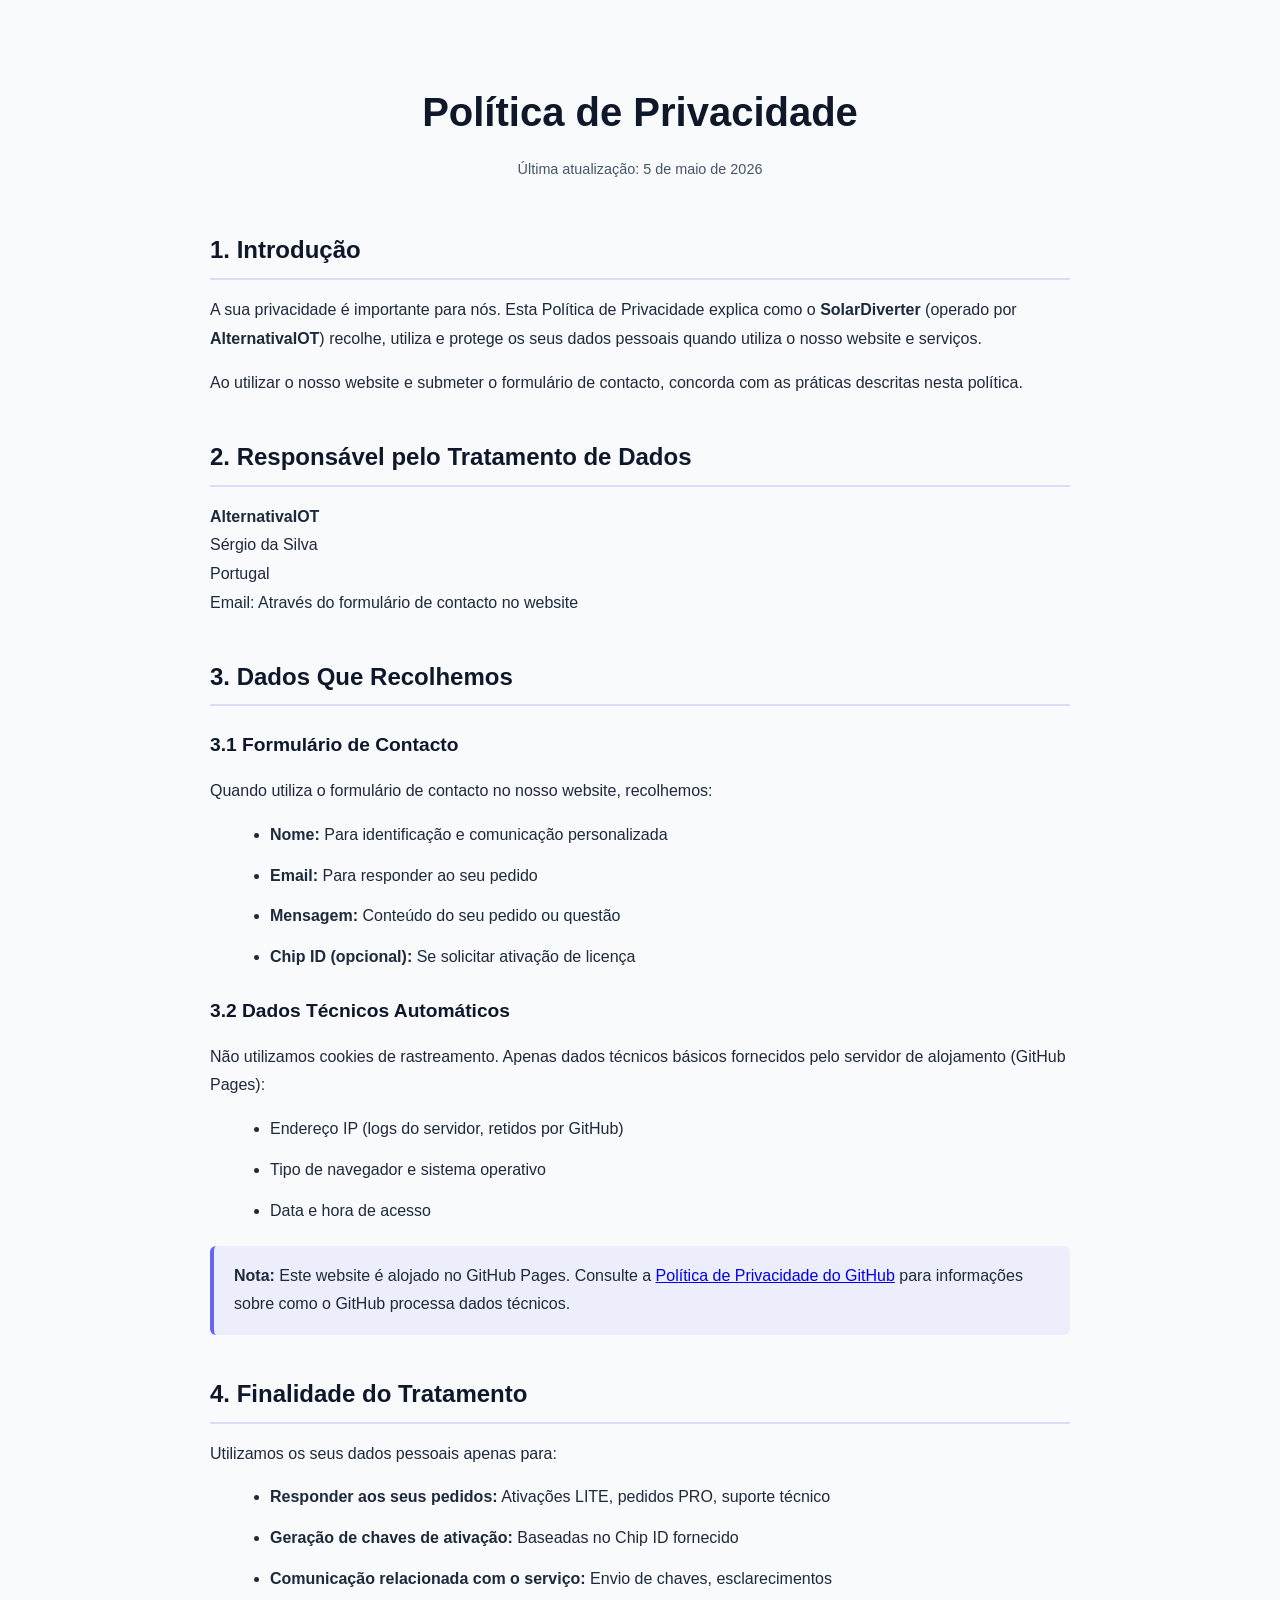
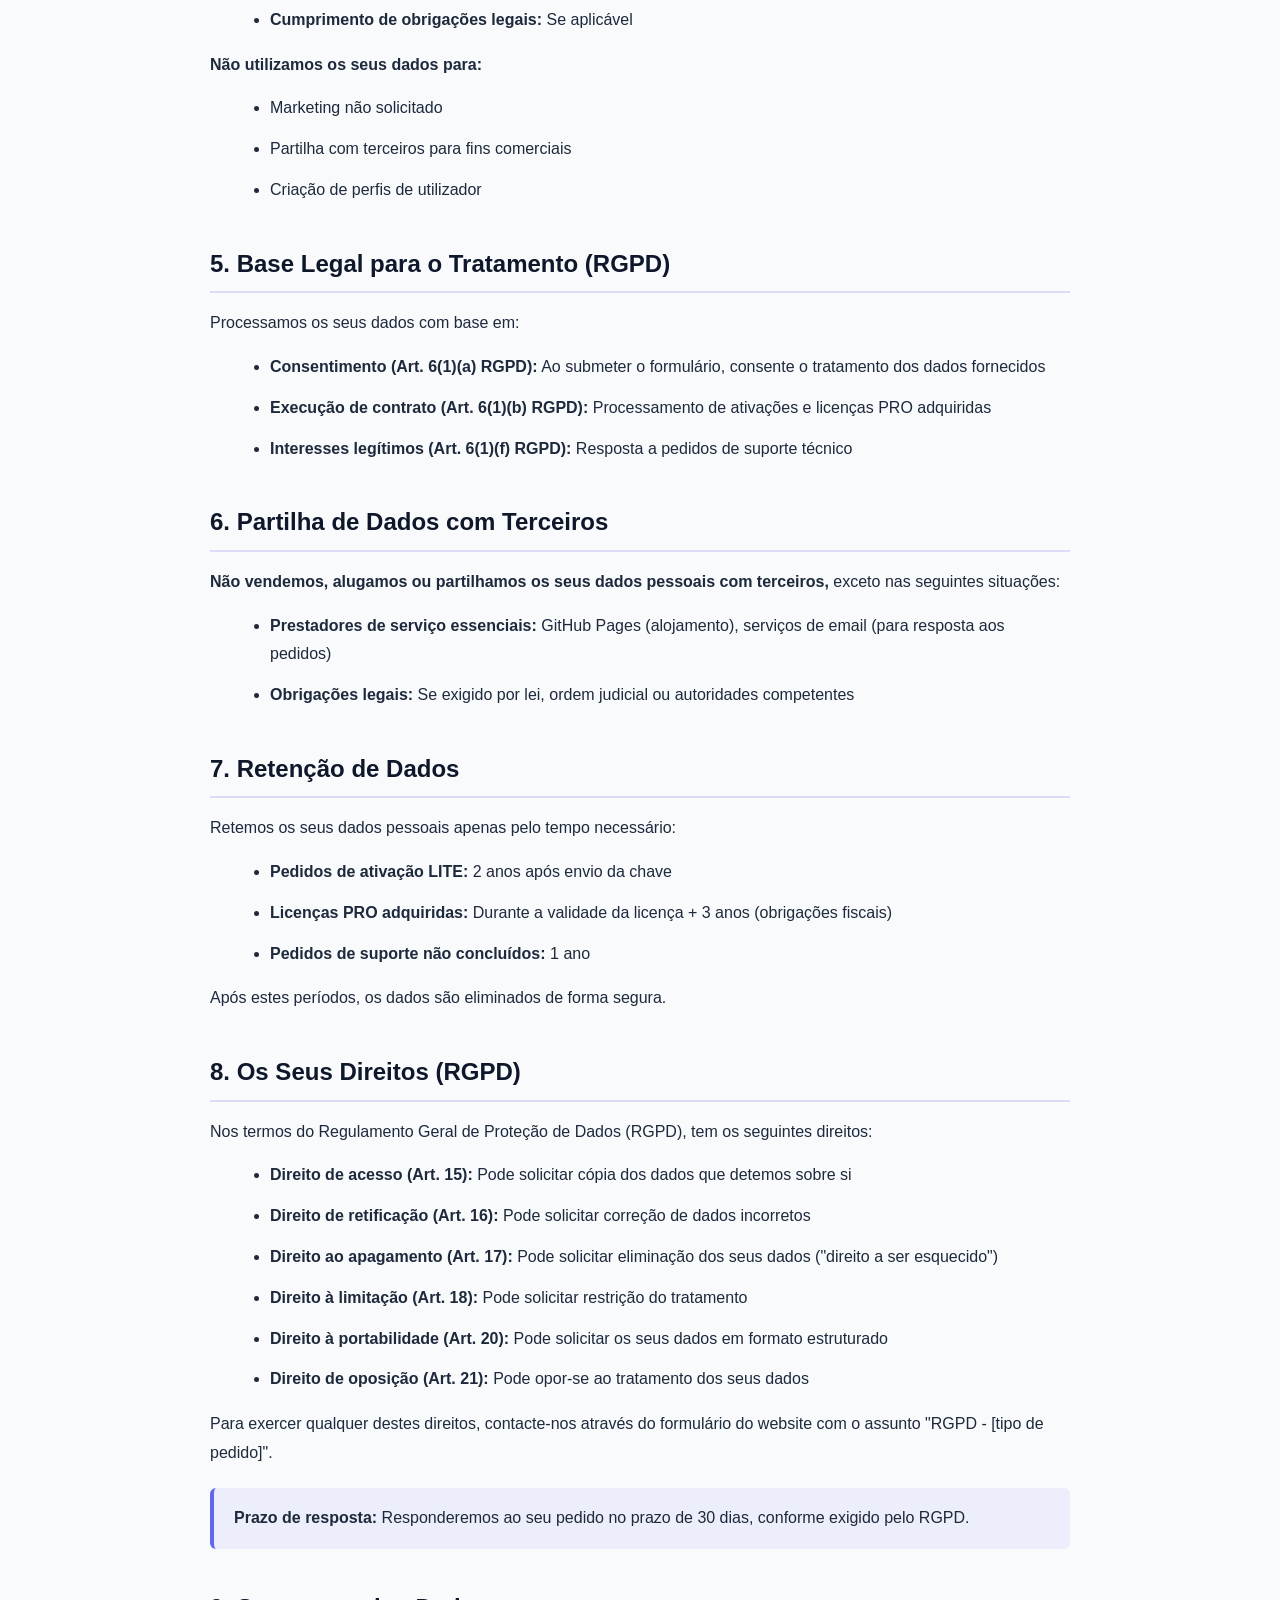
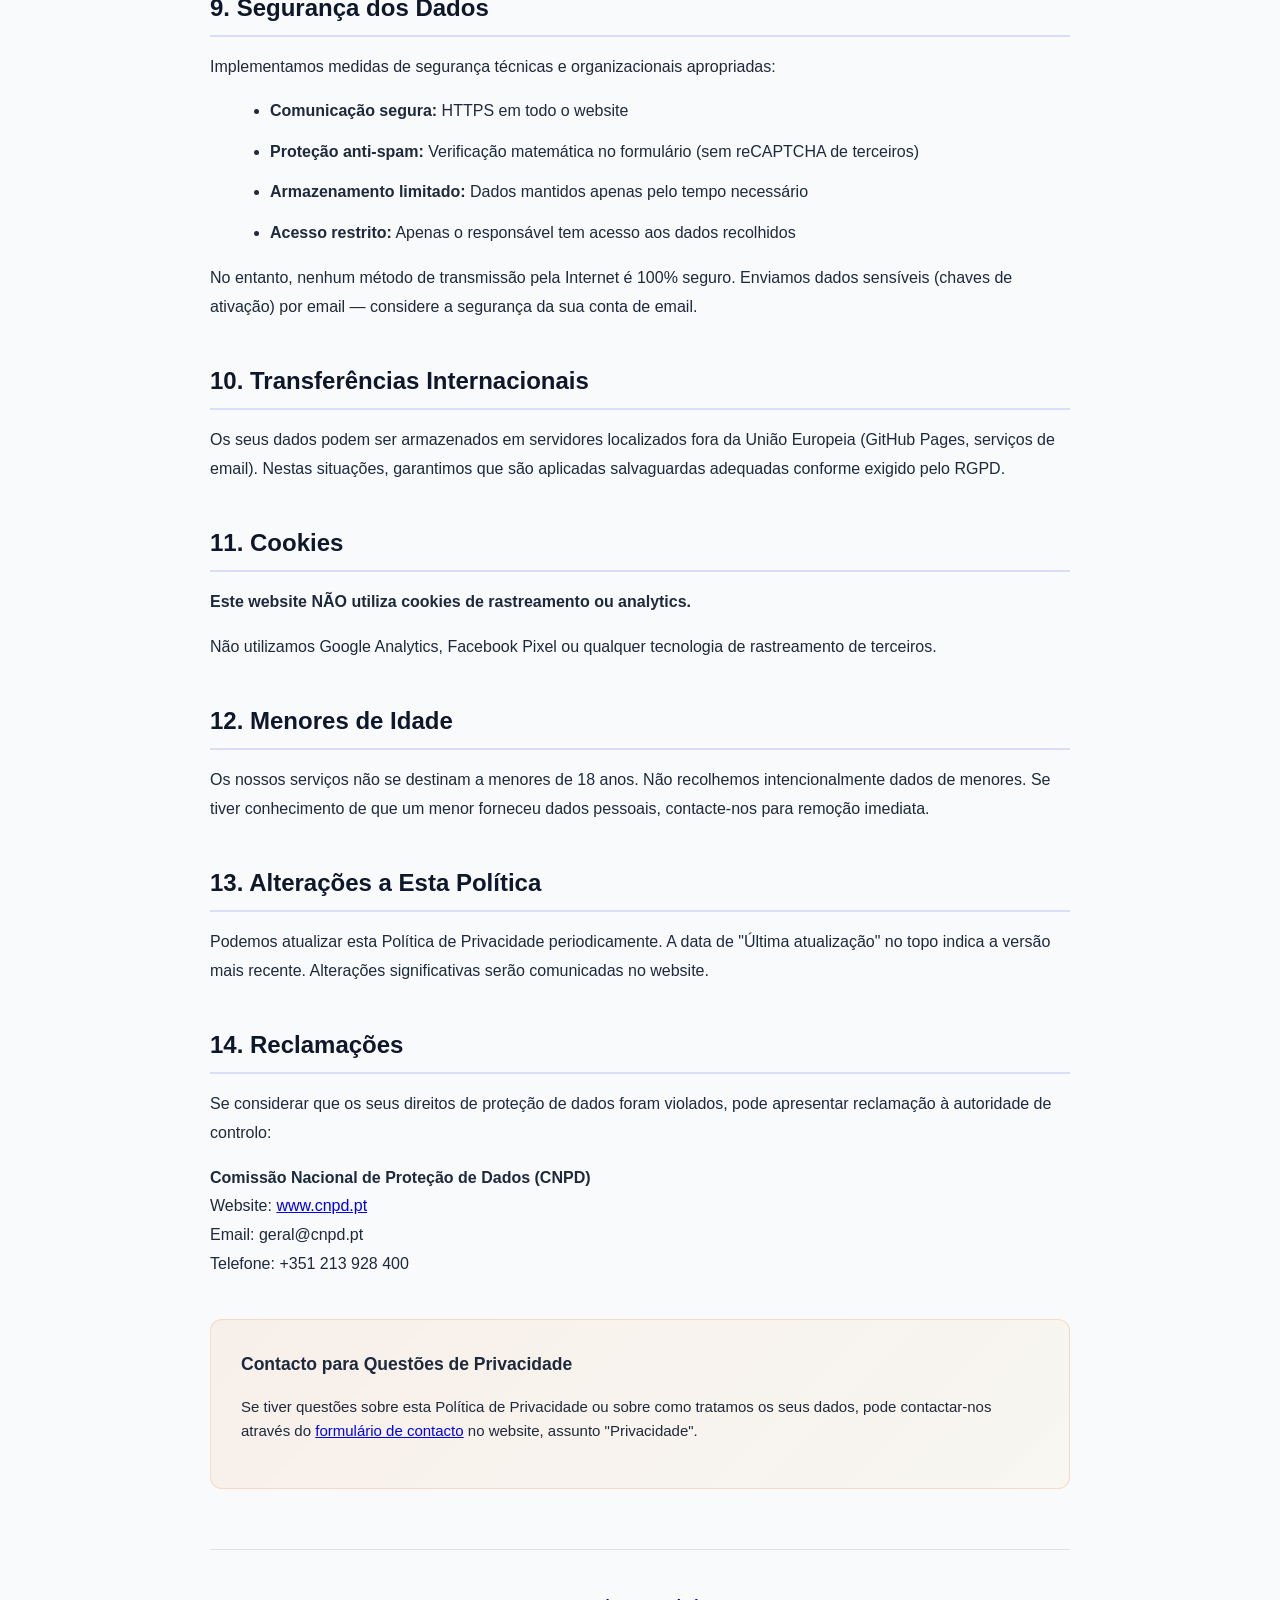
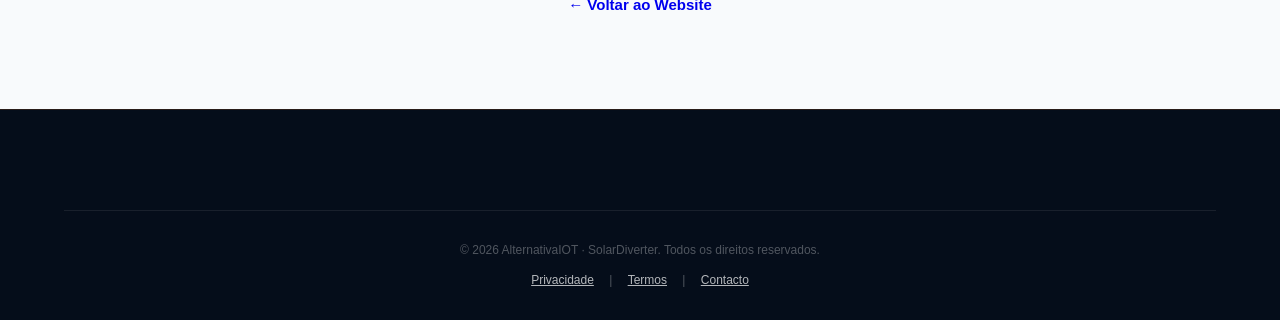
<file: privacidade.html>
<!DOCTYPE html>
<html lang="pt">
<head>
    <meta charset="UTF-8">
    <meta name="viewport" content="width=device-width, initial-scale=1.0">
    <title>Política de Privacidade - SolarDiverter</title>
    <link rel="stylesheet" href="https://maxst.icons8.com/vue-static/landings/line-awesome/line-awesome/1.3.0/css/line-awesome.min.css">
    <link rel="stylesheet" href="css/solardiverter.css">
    <style>
        .privacy-container {
            max-width: 900px;
            margin: 80px auto 60px;
            padding: 0 20px;
        }
        .privacy-header {
            text-align: center;
            margin-bottom: 50px;
        }
        .privacy-header h1 {
            font-size: 2.5rem;
            font-weight: 800;
            color: var(--sd-heading);
            margin-bottom: 12px;
        }
        .privacy-header .last-updated {
            font-size: 0.9rem;
            color: var(--sd-text-light);
        }
        .privacy-section {
            margin-bottom: 40px;
        }
        .privacy-section h2 {
            font-size: 1.5rem;
            font-weight: 700;
            color: var(--sd-heading);
            margin-bottom: 16px;
            padding-bottom: 8px;
            border-bottom: 2px solid rgba(99, 102, 241, 0.2);
        }
        .privacy-section h3 {
            font-size: 1.2rem;
            font-weight: 600;
            color: var(--sd-heading);
            margin: 24px 0 12px;
        }
        .privacy-section p, .privacy-section li {
            font-size: 1rem;
            line-height: 1.8;
            color: var(--sd-text);
            margin-bottom: 12px;
        }
        .privacy-section ul {
            margin-left: 20px;
        }
        .privacy-highlight {
            background: rgba(99, 102, 241, 0.08);
            border-left: 4px solid #6366f1;
            padding: 16px 20px;
            margin: 20px 0;
            border-radius: 6px;
        }
        .privacy-contact {
            background: linear-gradient(135deg, rgba(249,115,22,0.08) 0%, rgba(251,191,36,0.05) 100%);
            padding: 30px;
            border-radius: 12px;
            margin-top: 40px;
            border: 1px solid rgba(249,115,22,0.2);
        }
        .privacy-contact h3 {
            margin-top: 0;
        }
    </style>
</head>
<body>

<div class="privacy-container">
    <div class="privacy-header">
        <h1>Política de Privacidade</h1>
        <p class="last-updated">Última atualização: 5 de maio de 2026</p>
    </div>

    <div class="privacy-section">
        <h2>1. Introdução</h2>
        <p>A sua privacidade é importante para nós. Esta Política de Privacidade explica como o <strong>SolarDiverter</strong> (operado por <strong>AlternativaIOT</strong>) recolhe, utiliza e protege os seus dados pessoais quando utiliza o nosso website e serviços.</p>
        <p>Ao utilizar o nosso website e submeter o formulário de contacto, concorda com as práticas descritas nesta política.</p>
    </div>

    <div class="privacy-section">
        <h2>2. Responsável pelo Tratamento de Dados</h2>
        <p><strong>AlternativaIOT</strong><br>
        Sérgio da Silva<br>
        Portugal<br>
        Email: Através do formulário de contacto no website</p>
    </div>

    <div class="privacy-section">
        <h2>3. Dados Que Recolhemos</h2>
        
        <h3>3.1 Formulário de Contacto</h3>
        <p>Quando utiliza o formulário de contacto no nosso website, recolhemos:</p>
        <ul>
            <li><strong>Nome:</strong> Para identificação e comunicação personalizada</li>
            <li><strong>Email:</strong> Para responder ao seu pedido</li>
            <li><strong>Mensagem:</strong> Conteúdo do seu pedido ou questão</li>
            <li><strong>Chip ID (opcional):</strong> Se solicitar ativação de licença</li>
        </ul>

        <h3>3.2 Dados Técnicos Automáticos</h3>
        <p>Não utilizamos cookies de rastreamento. Apenas dados técnicos básicos fornecidos pelo servidor de alojamento (GitHub Pages):</p>
        <ul>
            <li>Endereço IP (logs do servidor, retidos por GitHub)</li>
            <li>Tipo de navegador e sistema operativo</li>
            <li>Data e hora de acesso</li>
        </ul>
        <p class="privacy-highlight"><strong>Nota:</strong> Este website é alojado no GitHub Pages. Consulte a <a href="https://docs.github.com/en/site-policy/privacy-policies/github-privacy-statement" target="_blank" rel="noopener">Política de Privacidade do GitHub</a> para informações sobre como o GitHub processa dados técnicos.</p>
    </div>

    <div class="privacy-section">
        <h2>4. Finalidade do Tratamento</h2>
        <p>Utilizamos os seus dados pessoais apenas para:</p>
        <ul>
            <li><strong>Responder aos seus pedidos:</strong> Ativações LITE, pedidos PRO, suporte técnico</li>
            <li><strong>Geração de chaves de ativação:</strong> Baseadas no Chip ID fornecido</li>
            <li><strong>Comunicação relacionada com o serviço:</strong> Envio de chaves, esclarecimentos</li>
            <li><strong>Cumprimento de obrigações legais:</strong> Se aplicável</li>
        </ul>
        <p><strong>Não utilizamos os seus dados para:</strong></p>
        <ul>
            <li>Marketing não solicitado</li>
            <li>Partilha com terceiros para fins comerciais</li>
            <li>Criação de perfis de utilizador</li>
        </ul>
    </div>

    <div class="privacy-section">
        <h2>5. Base Legal para o Tratamento (RGPD)</h2>
        <p>Processamos os seus dados com base em:</p>
        <ul>
            <li><strong>Consentimento (Art. 6(1)(a) RGPD):</strong> Ao submeter o formulário, consente o tratamento dos dados fornecidos</li>
            <li><strong>Execução de contrato (Art. 6(1)(b) RGPD):</strong> Processamento de ativações e licenças PRO adquiridas</li>
            <li><strong>Interesses legítimos (Art. 6(1)(f) RGPD):</strong> Resposta a pedidos de suporte técnico</li>
        </ul>
    </div>

    <div class="privacy-section">
        <h2>6. Partilha de Dados com Terceiros</h2>
        <p><strong>Não vendemos, alugamos ou partilhamos os seus dados pessoais com terceiros,</strong> exceto nas seguintes situações:</p>
        <ul>
            <li><strong>Prestadores de serviço essenciais:</strong> GitHub Pages (alojamento), serviços de email (para resposta aos pedidos)</li>
            <li><strong>Obrigações legais:</strong> Se exigido por lei, ordem judicial ou autoridades competentes</li>
        </ul>
    </div>

    <div class="privacy-section">
        <h2>7. Retenção de Dados</h2>
        <p>Retemos os seus dados pessoais apenas pelo tempo necessário:</p>
        <ul>
            <li><strong>Pedidos de ativação LITE:</strong> 2 anos após envio da chave</li>
            <li><strong>Licenças PRO adquiridas:</strong> Durante a validade da licença + 3 anos (obrigações fiscais)</li>
            <li><strong>Pedidos de suporte não concluídos:</strong> 1 ano</li>
        </ul>
        <p>Após estes períodos, os dados são eliminados de forma segura.</p>
    </div>

    <div class="privacy-section">
        <h2>8. Os Seus Direitos (RGPD)</h2>
        <p>Nos termos do Regulamento Geral de Proteção de Dados (RGPD), tem os seguintes direitos:</p>
        <ul>
            <li><strong>Direito de acesso (Art. 15):</strong> Pode solicitar cópia dos dados que detemos sobre si</li>
            <li><strong>Direito de retificação (Art. 16):</strong> Pode solicitar correção de dados incorretos</li>
            <li><strong>Direito ao apagamento (Art. 17):</strong> Pode solicitar eliminação dos seus dados ("direito a ser esquecido")</li>
            <li><strong>Direito à limitação (Art. 18):</strong> Pode solicitar restrição do tratamento</li>
            <li><strong>Direito à portabilidade (Art. 20):</strong> Pode solicitar os seus dados em formato estruturado</li>
            <li><strong>Direito de oposição (Art. 21):</strong> Pode opor-se ao tratamento dos seus dados</li>
        </ul>
        <p>Para exercer qualquer destes direitos, contacte-nos através do formulário do website com o assunto "RGPD - [tipo de pedido]".</p>
        <p class="privacy-highlight"><strong>Prazo de resposta:</strong> Responderemos ao seu pedido no prazo de 30 dias, conforme exigido pelo RGPD.</p>
    </div>

    <div class="privacy-section">
        <h2>9. Segurança dos Dados</h2>
        <p>Implementamos medidas de segurança técnicas e organizacionais apropriadas:</p>
        <ul>
            <li><strong>Comunicação segura:</strong> HTTPS em todo o website</li>
            <li><strong>Proteção anti-spam:</strong> Verificação matemática no formulário (sem reCAPTCHA de terceiros)</li>
            <li><strong>Armazenamento limitado:</strong> Dados mantidos apenas pelo tempo necessário</li>
            <li><strong>Acesso restrito:</strong> Apenas o responsável tem acesso aos dados recolhidos</li>
        </ul>
        <p>No entanto, nenhum método de transmissão pela Internet é 100% seguro. Enviamos dados sensíveis (chaves de ativação) por email — considere a segurança da sua conta de email.</p>
    </div>

    <div class="privacy-section">
        <h2>10. Transferências Internacionais</h2>
        <p>Os seus dados podem ser armazenados em servidores localizados fora da União Europeia (GitHub Pages, serviços de email). Nestas situações, garantimos que são aplicadas salvaguardas adequadas conforme exigido pelo RGPD.</p>
    </div>

    <div class="privacy-section">
        <h2>11. Cookies</h2>
        <p><strong>Este website NÃO utiliza cookies de rastreamento ou analytics.</strong></p>
        <p>Não utilizamos Google Analytics, Facebook Pixel ou qualquer tecnologia de rastreamento de terceiros.</p>
    </div>

    <div class="privacy-section">
        <h2>12. Menores de Idade</h2>
        <p>Os nossos serviços não se destinam a menores de 18 anos. Não recolhemos intencionalmente dados de menores. Se tiver conhecimento de que um menor forneceu dados pessoais, contacte-nos para remoção imediata.</p>
    </div>

    <div class="privacy-section">
        <h2>13. Alterações a Esta Política</h2>
        <p>Podemos atualizar esta Política de Privacidade periodicamente. A data de "Última atualização" no topo indica a versão mais recente. Alterações significativas serão comunicadas no website.</p>
    </div>

    <div class="privacy-section">
        <h2>14. Reclamações</h2>
        <p>Se considerar que os seus direitos de proteção de dados foram violados, pode apresentar reclamação à autoridade de controlo:</p>
        <p><strong>Comissão Nacional de Proteção de Dados (CNPD)</strong><br>
        Website: <a href="https://www.cnpd.pt" target="_blank" rel="noopener">www.cnpd.pt</a><br>
        Email: geral@cnpd.pt<br>
        Telefone: +351 213 928 400</p>
    </div>

    <div class="privacy-contact">
        <h3><i class="la la-envelope"></i> Contacto para Questões de Privacidade</h3>
        <p>Se tiver questões sobre esta Política de Privacidade ou sobre como tratamos os seus dados, pode contactar-nos através do <a href="index.html#contact">formulário de contacto</a> no website, assunto "Privacidade".</p>
    </div>

    <div style="text-align: center; margin-top: 60px; padding-top: 30px; border-top: 1px solid rgba(0,0,0,0.1);">
        <a href="index.html" class="sd-btn sd-btn-outline">← Voltar ao Website</a>
    </div>
</div>

<!-- Footer -->
<footer class="sd-footer" style="margin-top: 80px;">
    <div class="container">
        <div class="sd-footer-bottom" style="text-align: center; padding: 30px 0;">
            <p>&copy; 2026 AlternativaIOT · SolarDiverter. Todos os direitos reservados.</p>
            <p style="margin-top: 10px;">
                <a href="privacidade.html" style="color: rgba(255,255,255,0.7); margin: 0 12px;">Privacidade</a> |
                <a href="termos.html" style="color: rgba(255,255,255,0.7); margin: 0 12px;">Termos</a> |
                <a href="index.html#contact" style="color: rgba(255,255,255,0.7); margin: 0 12px;">Contacto</a>
            </p>
        </div>
    </div>
</footer>

</body>
</html>
</file>
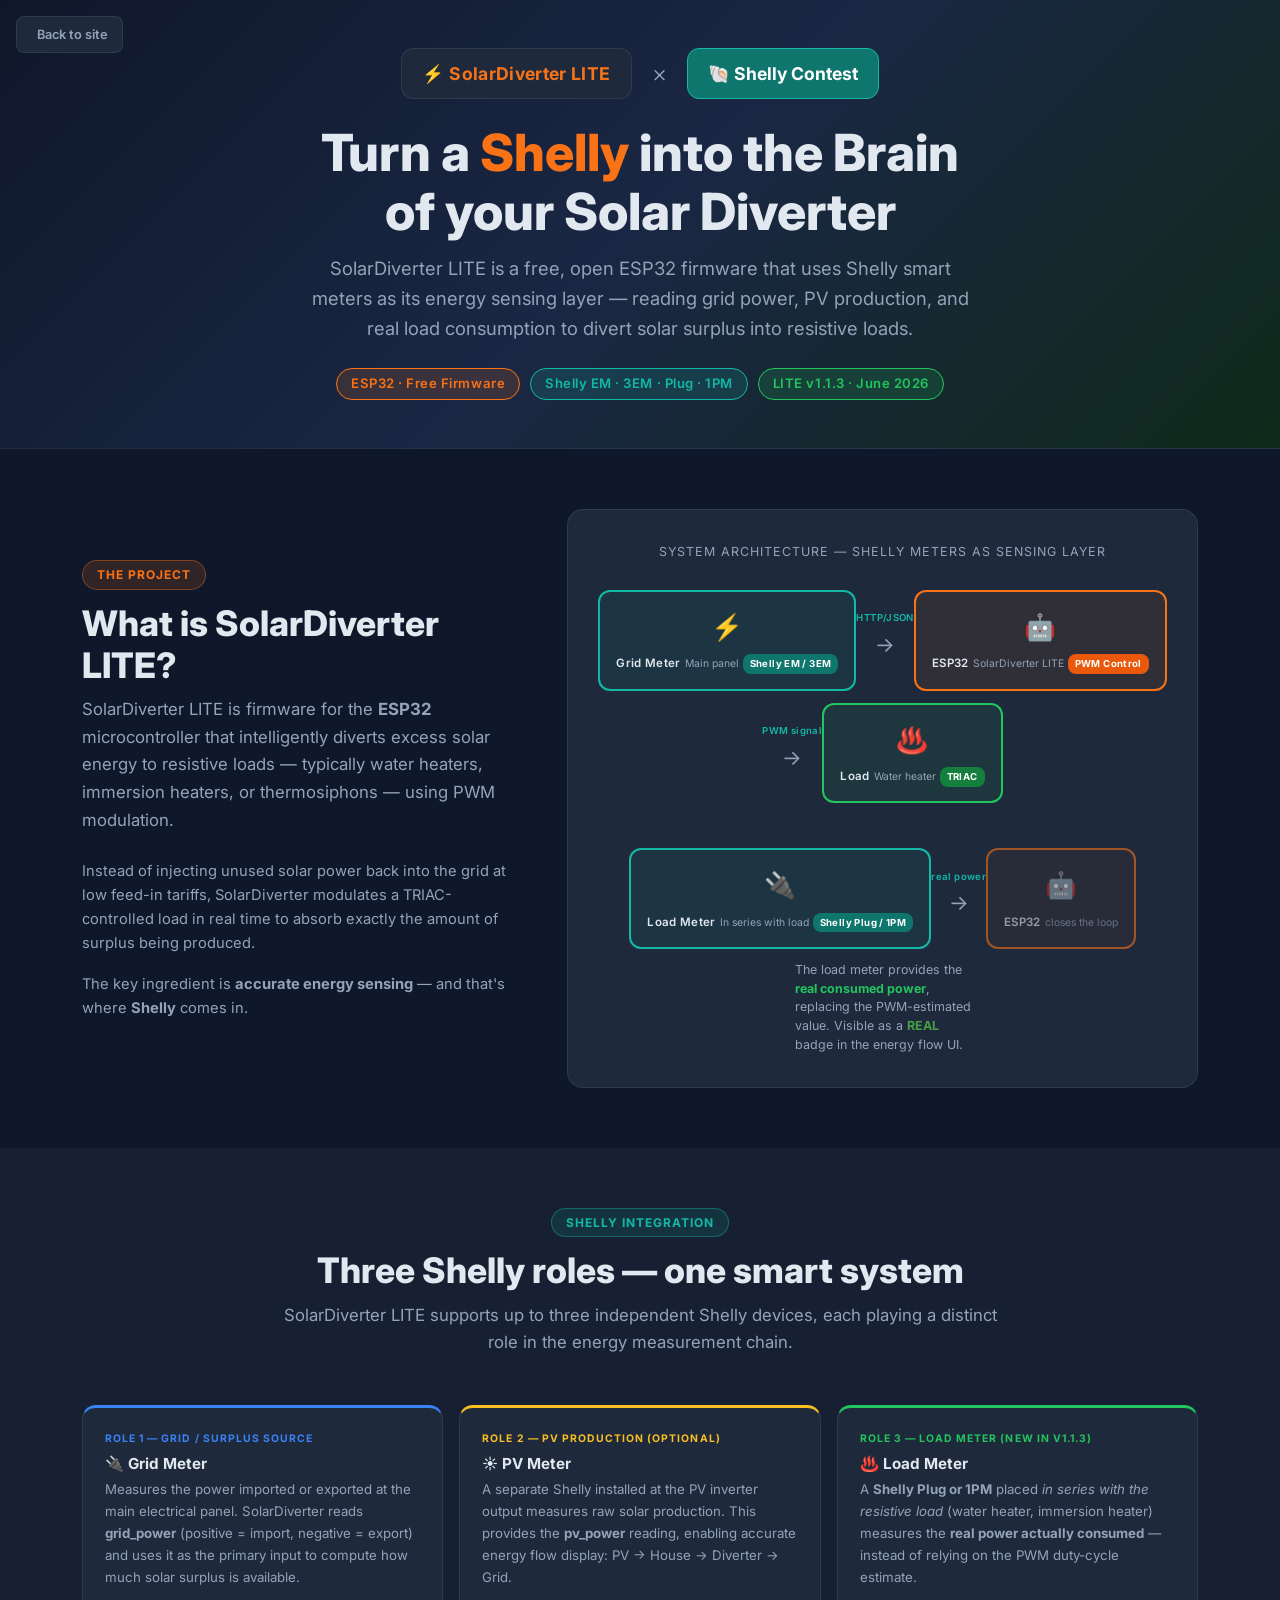
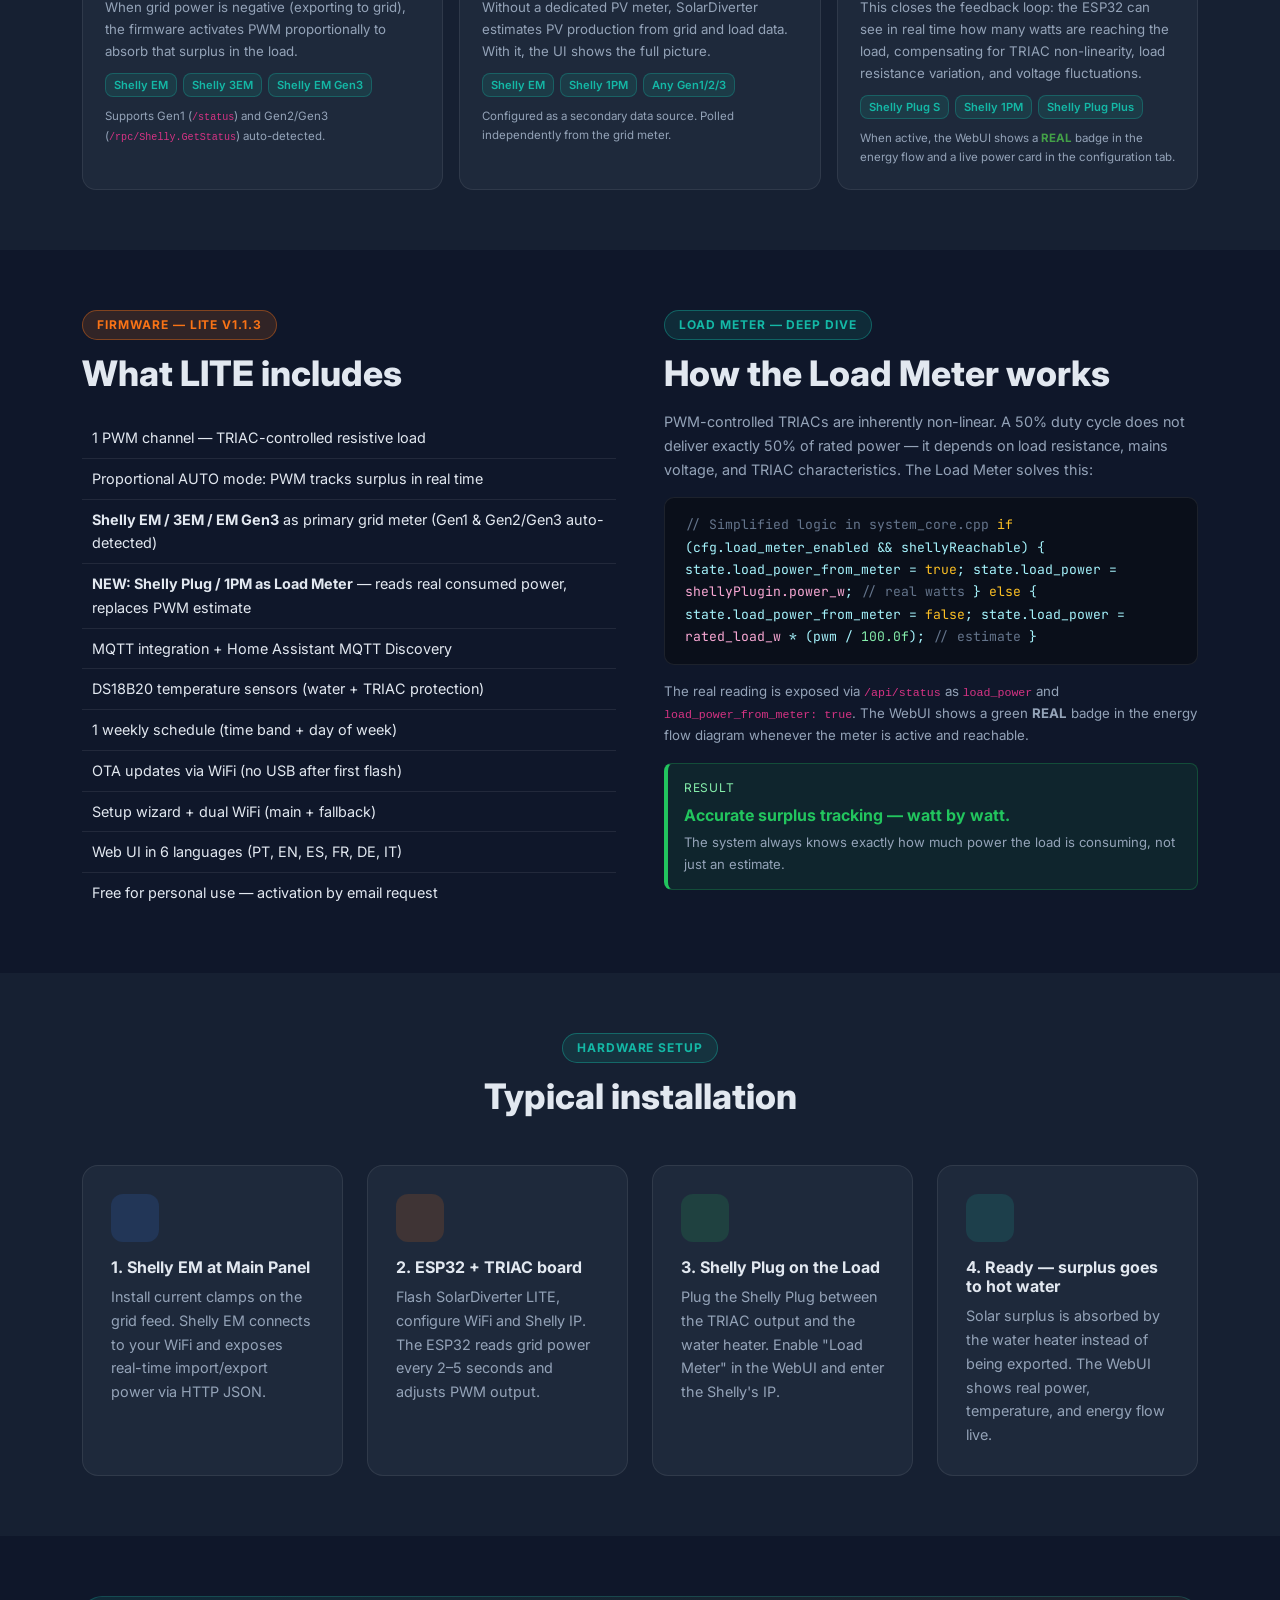
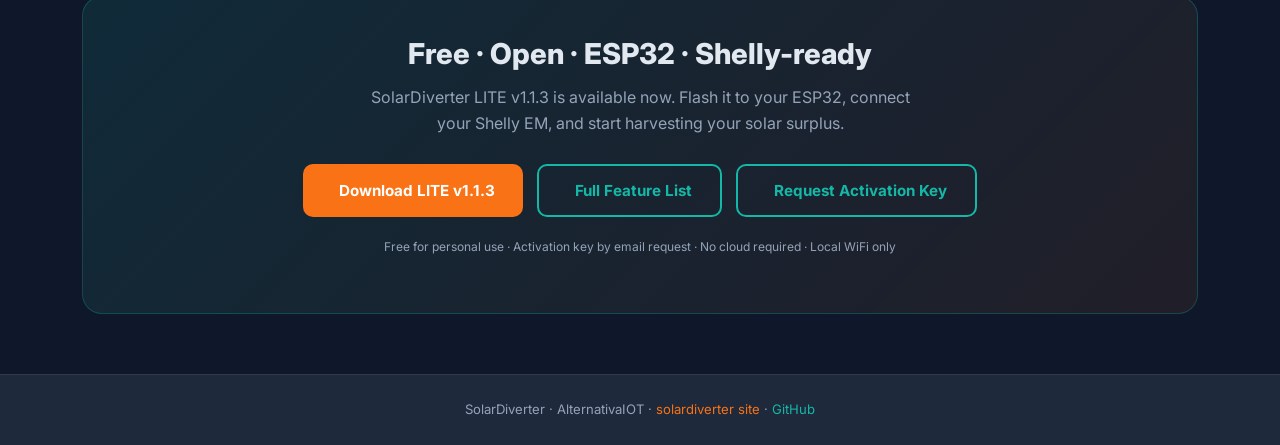
<file: shelly-contest.html>
<!DOCTYPE html>
<html lang="en">
<head>
    <meta charset="UTF-8">
    <meta name="viewport" content="width=device-width, initial-scale=1.0">
    <title>SolarDiverter LITE — Shelly Contest Entry | AlternativaIOT</title>
    <meta name="description" content="SolarDiverter LITE: ESP32 firmware that uses Shelly devices as energy meters to intelligently divert solar surplus to resistive loads.">

    <!-- Bootstrap 5 -->
    <link href="https://cdn.jsdelivr.net/npm/bootstrap@5.3.8/dist/css/bootstrap.min.css" rel="stylesheet">
    <!-- Line Awesome -->
    <link rel="stylesheet" href="https://maxst.icons8.com/vue-static/lanern/line-awesome/css/line-awesome.min.css">
    <!-- Google Fonts -->
    <link href="https://fonts.googleapis.com/css2?family=Inter:wght@300;400;500;600;700;800;900&family=JetBrains+Mono:wght@400;500&display=swap" rel="stylesheet">
    <!-- Favicon -->
    <link rel="icon" type="image/png" href="img/AlternativaIOT_logo.png">

    <style>
        :root {
            --sd-primary: #f97316;
            --sd-primary-dark: #ea580c;
            --sd-secondary: #fbbf24;
            --sd-bg: #0f172a;
            --sd-bg-card: #1e293b;
            --sd-bg-card2: #162032;
            --sd-border: rgba(255,255,255,0.08);
            --sd-text: #e2e8f0;
            --sd-text-muted: #94a3b8;
            --sd-shelly: #14b8a6;
            --sd-shelly-dark: #0f766e;
            --sd-green: #22c55e;
        }

        * { box-sizing: border-box; margin: 0; padding: 0; }
        body {
            font-family: 'Inter', sans-serif;
            background: var(--sd-bg);
            color: var(--sd-text);
            line-height: 1.65;
        }

        /* --- HEADER --- */
        .sc-header {
            background: linear-gradient(135deg, #0f172a 0%, #1a2744 50%, #0f2a1a 100%);
            border-bottom: 1px solid var(--sd-border);
            padding: 48px 0 40px;
            text-align: center;
        }
        .sc-header-logos {
            display: flex;
            align-items: center;
            justify-content: center;
            gap: 20px;
            margin-bottom: 24px;
            flex-wrap: wrap;
        }
        .sc-logo-badge {
            background: var(--sd-bg-card);
            border: 1px solid var(--sd-border);
            border-radius: 12px;
            padding: 10px 20px;
            font-size: 1.1rem;
            font-weight: 700;
            color: var(--sd-primary);
            letter-spacing: 0.02em;
        }
        .sc-x { font-size: 1.5rem; color: var(--sd-text-muted); font-weight: 300; }
        .sc-shelly-badge {
            background: var(--sd-shelly-dark);
            border: 1px solid var(--sd-shelly);
            border-radius: 12px;
            padding: 10px 20px;
            font-size: 1.1rem;
            font-weight: 700;
            color: #fff;
        }
        .sc-title {
            font-size: clamp(2rem, 5vw, 3.2rem);
            font-weight: 800;
            line-height: 1.15;
            margin-bottom: 12px;
        }
        .sc-title .hl { color: var(--sd-primary); }
        .sc-subtitle {
            font-size: 1.15rem;
            color: var(--sd-text-muted);
            max-width: 680px;
            margin: 0 auto 24px;
        }
        .sc-pills {
            display: flex;
            gap: 10px;
            justify-content: center;
            flex-wrap: wrap;
            margin-bottom: 8px;
        }
        .sc-pill {
            background: rgba(20,184,166,0.15);
            border: 1px solid var(--sd-shelly);
            color: var(--sd-shelly);
            border-radius: 20px;
            padding: 4px 14px;
            font-size: 0.82rem;
            font-weight: 600;
            letter-spacing: 0.04em;
        }
        .sc-pill.orange {
            background: rgba(249,115,22,0.15);
            border-color: var(--sd-primary);
            color: var(--sd-primary);
        }
        .sc-pill.green {
            background: rgba(34,197,94,0.15);
            border-color: var(--sd-green);
            color: var(--sd-green);
        }

        /* --- SECTION --- */
        section { padding: 60px 0; }
        section:nth-child(even) { background: var(--sd-bg-card2); }
        .sc-section-tag {
            display: inline-block;
            background: rgba(249,115,22,0.15);
            border: 1px solid rgba(249,115,22,0.4);
            color: var(--sd-primary);
            border-radius: 20px;
            padding: 4px 14px;
            font-size: 0.75rem;
            font-weight: 700;
            letter-spacing: 0.08em;
            text-transform: uppercase;
            margin-bottom: 12px;
        }
        .sc-section-tag.teal {
            background: rgba(20,184,166,0.12);
            border-color: rgba(20,184,166,0.4);
            color: var(--sd-shelly);
        }
        h2.sc-h2 {
            font-size: clamp(1.6rem, 3vw, 2.2rem);
            font-weight: 800;
            margin-bottom: 10px;
        }
        .sc-lead {
            color: var(--sd-text-muted);
            font-size: 1.05rem;
            max-width: 720px;
        }

        /* --- CARD --- */
        .sc-card {
            background: var(--sd-bg-card);
            border: 1px solid var(--sd-border);
            border-radius: 16px;
            padding: 28px;
            height: 100%;
        }
        .sc-card-icon {
            width: 48px; height: 48px;
            border-radius: 12px;
            display: flex; align-items: center; justify-content: center;
            font-size: 1.4rem;
            margin-bottom: 16px;
        }
        .sc-card-icon.orange { background: rgba(249,115,22,0.15); }
        .sc-card-icon.teal   { background: rgba(20,184,166,0.15); }
        .sc-card-icon.green  { background: rgba(34,197,94,0.15); }
        .sc-card-icon.blue   { background: rgba(59,130,246,0.15); }
        .sc-card h4 { font-size: 1rem; font-weight: 700; margin-bottom: 8px; }
        .sc-card p  { font-size: 0.9rem; color: var(--sd-text-muted); margin: 0; }

        /* --- DIAGRAM --- */
        .sc-diagram {
            background: var(--sd-bg-card);
            border: 1px solid var(--sd-border);
            border-radius: 16px;
            padding: 32px 24px;
        }
        .sc-diagram-title {
            font-size: 0.78rem;
            text-transform: uppercase;
            letter-spacing: 0.08em;
            color: var(--sd-text-muted);
            margin-bottom: 28px;
            text-align: center;
        }
        .sc-flow {
            display: flex;
            align-items: center;
            justify-content: center;
            gap: 0;
            flex-wrap: wrap;
            row-gap: 12px;
        }
        .sc-node {
            background: var(--sd-bg);
            border: 2px solid var(--sd-border);
            border-radius: 12px;
            padding: 14px 16px;
            text-align: center;
            min-width: 110px;
        }
        .sc-node.shelly {
            border-color: var(--sd-shelly);
            background: rgba(20,184,166,0.08);
        }
        .sc-node.esp32 {
            border-color: var(--sd-primary);
            background: rgba(249,115,22,0.08);
        }
        .sc-node.load {
            border-color: var(--sd-green);
            background: rgba(34,197,94,0.08);
        }
        .sc-node-icon { font-size: 1.6rem; display: block; }
        .sc-node-label { font-size: 0.72rem; font-weight: 600; margin-top: 4px; letter-spacing: 0.03em; }
        .sc-node-sub { font-size: 0.65rem; color: var(--sd-text-muted); margin-top: 2px; }
        .sc-node-badge {
            display: inline-block;
            margin-top: 6px;
            background: var(--sd-shelly-dark);
            color: #fff;
            font-size: 0.6rem;
            font-weight: 700;
            padding: 2px 7px;
            border-radius: 8px;
            letter-spacing: 0.04em;
        }
        .sc-node-badge.orange { background: var(--sd-primary-dark); }
        .sc-node-badge.green  { background: #15803d; }
        .sc-arrow {
            color: var(--sd-text-muted);
            font-size: 1.3rem;
            padding: 0 4px;
            flex-shrink: 0;
        }
        .sc-arrow.up { transform: rotate(-90deg); }
        .sc-arrow-label {
            font-size: 0.6rem;
            color: var(--sd-shelly);
            display: block;
            text-align: center;
            margin-top: -8px;
            margin-bottom: 2px;
            font-weight: 600;
            letter-spacing: 0.04em;
        }
        .sc-flow-col {
            display: flex;
            flex-direction: column;
            align-items: center;
        }

        /* --- METER ROLES TABLE --- */
        .sc-meter-grid {
            display: grid;
            grid-template-columns: repeat(auto-fit, minmax(240px, 1fr));
            gap: 16px;
        }
        .sc-meter-card {
            background: var(--sd-bg-card);
            border: 1px solid var(--sd-border);
            border-radius: 14px;
            padding: 22px;
        }
        .sc-meter-card.role-grid  { border-top: 3px solid #3b82f6; }
        .sc-meter-card.role-pv    { border-top: 3px solid var(--sd-secondary); }
        .sc-meter-card.role-load  { border-top: 3px solid var(--sd-green); }
        .sc-meter-role-tag {
            font-size: 0.65rem;
            font-weight: 700;
            text-transform: uppercase;
            letter-spacing: 0.1em;
            margin-bottom: 8px;
        }
        .sc-meter-role-tag.blue   { color: #3b82f6; }
        .sc-meter-role-tag.yellow { color: var(--sd-secondary); }
        .sc-meter-role-tag.green  { color: var(--sd-green); }
        .sc-meter-card h5 { font-size: 0.95rem; font-weight: 700; margin-bottom: 6px; }
        .sc-meter-card p  { font-size: 0.83rem; color: var(--sd-text-muted); margin: 0; }
        .sc-meter-devices {
            margin-top: 10px;
            display: flex;
            gap: 6px;
            flex-wrap: wrap;
        }
        .sc-dev-tag {
            background: rgba(20,184,166,0.12);
            border: 1px solid rgba(20,184,166,0.3);
            color: var(--sd-shelly);
            border-radius: 8px;
            padding: 2px 8px;
            font-size: 0.7rem;
            font-weight: 600;
        }

        /* --- FEATURE LIST --- */
        .sc-feat-list { list-style: none; padding: 0; margin: 0; }
        .sc-feat-list li {
            padding: 8px 0;
            border-bottom: 1px solid var(--sd-border);
            font-size: 0.9rem;
            display: flex;
            gap: 10px;
            align-items: flex-start;
        }
        .sc-feat-list li:last-child { border-bottom: none; }
        .sc-feat-list .icon { color: var(--sd-shelly); flex-shrink: 0; margin-top: 2px; }
        .sc-feat-list .icon.orange { color: var(--sd-primary); }
        .sc-feat-list .icon.green  { color: var(--sd-green); }

        /* --- CTA --- */
        .sc-cta {
            background: linear-gradient(135deg, rgba(20,184,166,0.12) 0%, rgba(249,115,22,0.08) 100%);
            border: 1px solid rgba(20,184,166,0.25);
            border-radius: 20px;
            padding: 40px;
            text-align: center;
        }
        .sc-btn {
            display: inline-flex;
            align-items: center;
            gap: 8px;
            padding: 12px 28px;
            border-radius: 10px;
            font-weight: 700;
            font-size: 0.95rem;
            text-decoration: none;
            transition: all 0.2s;
            border: none;
            cursor: pointer;
        }
        .sc-btn-primary {
            background: var(--sd-primary);
            color: #fff;
        }
        .sc-btn-primary:hover { background: var(--sd-primary-dark); color: #fff; }
        .sc-btn-outline {
            background: transparent;
            border: 2px solid var(--sd-shelly);
            color: var(--sd-shelly);
        }
        .sc-btn-outline:hover { background: rgba(20,184,166,0.12); color: var(--sd-shelly); }

        /* --- BACK LINK --- */
        .sc-back {
            position: fixed;
            top: 16px; left: 16px;
            background: var(--sd-bg-card);
            border: 1px solid var(--sd-border);
            border-radius: 8px;
            padding: 7px 14px;
            font-size: 0.8rem;
            font-weight: 600;
            color: var(--sd-text-muted);
            text-decoration: none;
            z-index: 999;
            display: flex; align-items: center; gap: 6px;
        }
        .sc-back:hover { color: var(--sd-text); border-color: rgba(255,255,255,0.2); }

        /* --- CODE BLOCK --- */
        .sc-code {
            background: #0a0f1a;
            border: 1px solid var(--sd-border);
            border-radius: 10px;
            padding: 16px 20px;
            font-family: 'JetBrains Mono', monospace;
            font-size: 0.82rem;
            color: #a5f3fc;
            overflow-x: auto;
            line-height: 1.7;
        }
        .sc-code .c { color: #64748b; }
        .sc-code .k { color: var(--sd-secondary); }
        .sc-code .s { color: #86efac; }
        .sc-code .v { color: #f9a8d4; }

        /* Responsive */
        @media (max-width: 576px) {
            .sc-flow { flex-direction: column; align-items: center; }
            .sc-arrow { transform: rotate(90deg); }
        }
    </style>
</head>
<body>

<a href="index.html" class="sc-back">
    <i class="la la-arrow-left"></i> Back to site
</a>

<!-- HEADER -->
<header class="sc-header">
    <div class="container">
        <div class="sc-header-logos">
            <div class="sc-logo-badge">⚡ SolarDiverter LITE</div>
            <div class="sc-x">×</div>
            <div class="sc-shelly-badge">🐚 Shelly Contest</div>
        </div>
        <h1 class="sc-title">
            Turn a <span class="hl">Shelly</span> into the Brain<br>of your Solar Diverter
        </h1>
        <p class="sc-subtitle">
            SolarDiverter LITE is a free, open ESP32 firmware that uses Shelly smart meters as its energy sensing layer — reading grid power, PV production, and real load consumption to divert solar surplus into resistive loads.
        </p>
        <div class="sc-pills">
            <span class="sc-pill orange">ESP32 · Free Firmware</span>
            <span class="sc-pill">Shelly EM · 3EM · Plug · 1PM</span>
            <span class="sc-pill green">LITE v1.1.3 · June 2026</span>
        </div>
    </div>
</header>

<!-- WHAT IT DOES -->
<section>
    <div class="container">
        <div class="row align-items-center g-5">
            <div class="col-lg-5">
                <span class="sc-section-tag">THE PROJECT</span>
                <h2 class="sc-h2">What is SolarDiverter LITE?</h2>
                <p class="sc-lead mb-4">
                    SolarDiverter LITE is firmware for the <strong>ESP32</strong> microcontroller that intelligently diverts excess solar energy to resistive loads — typically water heaters, immersion heaters, or thermosiphons — using PWM modulation.
                </p>
                <p style="color:var(--sd-text-muted); font-size:0.92rem; margin-bottom:16px;">
                    Instead of injecting unused solar power back into the grid at low feed-in tariffs, SolarDiverter modulates a TRIAC-controlled load in real time to absorb exactly the amount of surplus being produced.
                </p>
                <p style="color:var(--sd-text-muted); font-size:0.92rem;">
                    The key ingredient is <strong>accurate energy sensing</strong> — and that's where <strong>Shelly</strong> comes in.
                </p>
            </div>
            <div class="col-lg-7">
                <div class="sc-diagram">
                    <p class="sc-diagram-title">System Architecture — Shelly meters as sensing layer</p>
                    <div class="sc-flow">
                        <!-- Grid meter -->
                        <div class="sc-flow-col">
                            <div class="sc-node shelly">
                                <span class="sc-node-icon">⚡</span>
                                <span class="sc-node-label">Grid Meter</span>
                                <span class="sc-node-sub">Main panel</span>
                                <span class="sc-node-badge">Shelly EM / 3EM</span>
                            </div>
                        </div>
                        <div class="sc-flow-col">
                            <span class="sc-arrow-label">HTTP/JSON</span>
                            <span class="sc-arrow">→</span>
                        </div>
                        <!-- ESP32 -->
                        <div class="sc-flow-col">
                            <div class="sc-node esp32">
                                <span class="sc-node-icon">🤖</span>
                                <span class="sc-node-label">ESP32</span>
                                <span class="sc-node-sub">SolarDiverter LITE</span>
                                <span class="sc-node-badge orange">PWM Control</span>
                            </div>
                        </div>
                        <div class="sc-flow-col">
                            <span class="sc-arrow-label">PWM signal</span>
                            <span class="sc-arrow">→</span>
                        </div>
                        <!-- Load -->
                        <div class="sc-flow-col">
                            <div class="sc-node load">
                                <span class="sc-node-icon">♨️</span>
                                <span class="sc-node-label">Load</span>
                                <span class="sc-node-sub">Water heater</span>
                                <span class="sc-node-badge green">TRIAC</span>
                            </div>
                        </div>
                    </div>
                    <hr style="border-color:var(--sd-border); margin: 24px 0 20px;">
                    <!-- Load meter row -->
                    <div class="sc-flow">
                        <div class="sc-flow-col">
                            <div class="sc-node shelly">
                                <span class="sc-node-icon">🔌</span>
                                <span class="sc-node-label">Load Meter</span>
                                <span class="sc-node-sub">In series with load</span>
                                <span class="sc-node-badge">Shelly Plug / 1PM</span>
                            </div>
                        </div>
                        <div class="sc-flow-col">
                            <span class="sc-arrow-label">real power</span>
                            <span class="sc-arrow">→</span>
                        </div>
                        <div class="sc-flow-col">
                            <div class="sc-node esp32" style="opacity:0.6;">
                                <span class="sc-node-icon">🤖</span>
                                <span class="sc-node-label">ESP32</span>
                                <span class="sc-node-sub">closes the loop</span>
                            </div>
                        </div>
                        <div style="flex:1; max-width:200px; padding: 0 12px; font-size:0.78rem; color:var(--sd-text-muted); line-height:1.5;">
                            The load meter provides the <strong style="color:var(--sd-green)">real consumed power</strong>, replacing the PWM-estimated value. Visible as a <strong style="color:#43a047">REAL</strong> badge in the energy flow UI.
                        </div>
                    </div>
                </div>
            </div>
        </div>
    </div>
</section>

<!-- THREE SHELLY ROLES -->
<section>
    <div class="container">
        <div class="text-center mb-5">
            <span class="sc-section-tag teal">SHELLY INTEGRATION</span>
            <h2 class="sc-h2">Three Shelly roles — one smart system</h2>
            <p class="sc-lead mx-auto">
                SolarDiverter LITE supports up to three independent Shelly devices, each playing a distinct role in the energy measurement chain.
            </p>
        </div>
        <div class="sc-meter-grid">

            <!-- ROLE 1: Grid Meter -->
            <div class="sc-meter-card role-grid">
                <div class="sc-meter-role-tag blue">Role 1 — Grid / Surplus Source</div>
                <h5>🔌 Grid Meter</h5>
                <p>
                    Measures the power imported or exported at the main electrical panel. SolarDiverter reads <strong>grid_power</strong> (positive = import, negative = export) and uses it as the primary input to compute how much solar surplus is available.
                </p>
                <p style="margin-top:8px;">
                    When grid power is negative (exporting to grid), the firmware activates PWM proportionally to absorb that surplus in the load.
                </p>
                <div class="sc-meter-devices">
                    <span class="sc-dev-tag">Shelly EM</span>
                    <span class="sc-dev-tag">Shelly 3EM</span>
                    <span class="sc-dev-tag">Shelly EM Gen3</span>
                </div>
                <p style="font-size:0.72rem; color:var(--sd-text-muted); margin-top:10px;">
                    Supports Gen1 (<code>/status</code>) and Gen2/Gen3 (<code>/rpc/Shelly.GetStatus</code>) auto-detected.
                </p>
            </div>

            <!-- ROLE 2: PV Meter -->
            <div class="sc-meter-card role-pv">
                <div class="sc-meter-role-tag yellow">Role 2 — PV Production (optional)</div>
                <h5>☀️ PV Meter</h5>
                <p>
                    A separate Shelly installed at the PV inverter output measures raw solar production. This provides the <strong>pv_power</strong> reading, enabling accurate energy flow display: PV → House → Diverter → Grid.
                </p>
                <p style="margin-top:8px;">
                    Without a dedicated PV meter, SolarDiverter estimates PV production from grid and load data. With it, the UI shows the full picture.
                </p>
                <div class="sc-meter-devices">
                    <span class="sc-dev-tag">Shelly EM</span>
                    <span class="sc-dev-tag">Shelly 1PM</span>
                    <span class="sc-dev-tag">Any Gen1/2/3</span>
                </div>
                <p style="font-size:0.72rem; color:var(--sd-text-muted); margin-top:10px;">
                    Configured as a secondary data source. Polled independently from the grid meter.
                </p>
            </div>

            <!-- ROLE 3: Load Meter -->
            <div class="sc-meter-card role-load">
                <div class="sc-meter-role-tag green">Role 3 — Load Meter (new in v1.1.3)</div>
                <h5>♨️ Load Meter</h5>
                <p>
                    A <strong>Shelly Plug or 1PM</strong> placed <em>in series with the resistive load</em> (water heater, immersion heater) measures the <strong>real power actually consumed</strong> — instead of relying on the PWM duty-cycle estimate.
                </p>
                <p style="margin-top:8px;">
                    This closes the feedback loop: the ESP32 can see in real time how many watts are reaching the load, compensating for TRIAC non-linearity, load resistance variation, and voltage fluctuations.
                </p>
                <div class="sc-meter-devices">
                    <span class="sc-dev-tag">Shelly Plug S</span>
                    <span class="sc-dev-tag">Shelly 1PM</span>
                    <span class="sc-dev-tag">Shelly Plug Plus</span>
                </div>
                <p style="font-size:0.72rem; color:var(--sd-text-muted); margin-top:10px;">
                    When active, the WebUI shows a <strong style="color:#43a047">REAL</strong> badge in the energy flow and a live power card in the configuration tab.
                </p>
            </div>

        </div>
    </div>
</section>

<!-- FIRMWARE FEATURES -->
<section>
    <div class="container">
        <div class="row g-5">
            <div class="col-lg-6">
                <span class="sc-section-tag">FIRMWARE — LITE v1.1.3</span>
                <h2 class="sc-h2">What LITE includes</h2>
                <ul class="sc-feat-list mt-4">
                    <li><i class="la la-check-circle icon"></i><span>1 PWM channel — TRIAC-controlled resistive load</span></li>
                    <li><i class="la la-check-circle icon"></i><span>Proportional AUTO mode: PWM tracks surplus in real time</span></li>
                    <li><i class="la la-check-circle icon"></i><span><strong>Shelly EM / 3EM / EM Gen3</strong> as primary grid meter (Gen1 &amp; Gen2/Gen3 auto-detected)</span></li>
                    <li><i class="la la-check-circle icon green"></i><span><strong>NEW: Shelly Plug / 1PM as Load Meter</strong> — reads real consumed power, replaces PWM estimate</span></li>
                    <li><i class="la la-check-circle icon"></i><span>MQTT integration + Home Assistant MQTT Discovery</span></li>
                    <li><i class="la la-check-circle icon"></i><span>DS18B20 temperature sensors (water + TRIAC protection)</span></li>
                    <li><i class="la la-check-circle icon"></i><span>1 weekly schedule (time band + day of week)</span></li>
                    <li><i class="la la-check-circle icon"></i><span>OTA updates via WiFi (no USB after first flash)</span></li>
                    <li><i class="la la-check-circle icon"></i><span>Setup wizard + dual WiFi (main + fallback)</span></li>
                    <li><i class="la la-check-circle icon"></i><span>Web UI in 6 languages (PT, EN, ES, FR, DE, IT)</span></li>
                    <li><i class="la la-check-circle icon orange"></i><span>Free for personal use — activation by email request</span></li>
                </ul>
            </div>
            <div class="col-lg-6">
                <span class="sc-section-tag teal">LOAD METER — DEEP DIVE</span>
                <h2 class="sc-h2">How the Load Meter works</h2>
                <p style="color:var(--sd-text-muted); font-size:0.9rem; margin: 16px 0;">
                    PWM-controlled TRIACs are inherently non-linear. A 50% duty cycle does not deliver exactly 50% of rated power — it depends on load resistance, mains voltage, and TRIAC characteristics. The Load Meter solves this:
                </p>
                <div class="sc-code">
<span class="c">// Simplified logic in system_core.cpp</span>
<span class="k">if</span> (cfg.load_meter_enabled &amp;&amp; shellyReachable) {
    state.load_power_from_meter = <span class="k">true</span>;
    state.load_power = <span class="v">shellyPlugin.power_w</span>; <span class="c">// real watts</span>
} <span class="k">else</span> {
    state.load_power_from_meter = <span class="k">false</span>;
    state.load_power = <span class="v">rated_load_w</span> * (pwm / <span class="s">100.0f</span>); <span class="c">// estimate</span>
}
                </div>
                <p style="color:var(--sd-text-muted); font-size:0.83rem; margin-top:16px;">
                    The real reading is exposed via <code>/api/status</code> as <code>load_power</code> and <code>load_power_from_meter: true</code>. The WebUI shows a green <strong>REAL</strong> badge in the energy flow diagram whenever the meter is active and reachable.
                </p>
                <div style="background:rgba(34,197,94,0.08); border:1px solid rgba(34,197,94,0.25); border-left:4px solid #22c55e; border-radius:8px; padding:14px 16px; margin-top:16px;">
                    <div style="font-size:0.75rem; text-transform:uppercase; letter-spacing:0.06em; color:#86efac; margin-bottom:4px;">Result</div>
                    <div style="font-size:1rem; font-weight:700; color:#22c55e;">Accurate surplus tracking — watt by watt.</div>
                    <div style="font-size:0.82rem; color:var(--sd-text-muted); margin-top:4px;">The system always knows exactly how much power the load is consuming, not just an estimate.</div>
                </div>
            </div>
        </div>
    </div>
</section>

<!-- HARDWARE SETUP -->
<section>
    <div class="container">
        <div class="text-center mb-5">
            <span class="sc-section-tag teal">HARDWARE SETUP</span>
            <h2 class="sc-h2">Typical installation</h2>
        </div>
        <div class="row g-4 justify-content-center">
            <div class="col-md-6 col-lg-3">
                <div class="sc-card">
                    <div class="sc-card-icon blue"><i class="la la-bolt" style="color:#3b82f6;"></i></div>
                    <h4>1. Shelly EM at Main Panel</h4>
                    <p>Install current clamps on the grid feed. Shelly EM connects to your WiFi and exposes real-time import/export power via HTTP JSON.</p>
                </div>
            </div>
            <div class="col-md-6 col-lg-3">
                <div class="sc-card">
                    <div class="sc-card-icon orange"><i class="la la-microchip" style="color:var(--sd-primary);"></i></div>
                    <h4>2. ESP32 + TRIAC board</h4>
                    <p>Flash SolarDiverter LITE, configure WiFi and Shelly IP. The ESP32 reads grid power every 2–5 seconds and adjusts PWM output.</p>
                </div>
            </div>
            <div class="col-md-6 col-lg-3">
                <div class="sc-card">
                    <div class="sc-card-icon green"><i class="la la-plug" style="color:var(--sd-green);"></i></div>
                    <h4>3. Shelly Plug on the Load</h4>
                    <p>Plug the Shelly Plug between the TRIAC output and the water heater. Enable "Load Meter" in the WebUI and enter the Shelly's IP.</p>
                </div>
            </div>
            <div class="col-md-6 col-lg-3">
                <div class="sc-card">
                    <div class="sc-card-icon teal"><i class="la la-sun" style="color:var(--sd-shelly);"></i></div>
                    <h4>4. Ready — surplus goes to hot water</h4>
                    <p>Solar surplus is absorbed by the water heater instead of being exported. The WebUI shows real power, temperature, and energy flow live.</p>
                </div>
            </div>
        </div>
    </div>
</section>

<!-- CTA -->
<section>
    <div class="container">
        <div class="sc-cta">
            <h2 style="font-size:1.8rem; font-weight:800; margin-bottom:12px;">Free · Open · ESP32 · Shelly-ready</h2>
            <p style="color:var(--sd-text-muted); max-width:560px; margin:0 auto 28px;">
                SolarDiverter LITE v1.1.3 is available now. Flash it to your ESP32, connect your Shelly EM, and start harvesting your solar surplus.
            </p>
            <div style="display:flex; gap:14px; justify-content:center; flex-wrap:wrap;">
                <a href="https://github.com/sergiopsilva/solardiverter/releases/tag/v1.1.3-lite" class="sc-btn sc-btn-primary" target="_blank" rel="noopener">
                    <i class="la la-download"></i> Download LITE v1.1.3
                </a>
                <a href="index.html#features" class="sc-btn sc-btn-outline">
                    <i class="la la-info-circle"></i> Full Feature List
                </a>
                <a href="index.html#contact" class="sc-btn sc-btn-outline">
                    <i class="la la-envelope"></i> Request Activation Key
                </a>
            </div>
            <p style="font-size:0.75rem; color:var(--sd-text-muted); margin-top:20px;">
                Free for personal use · Activation key by email request · No cloud required · Local WiFi only
            </p>
        </div>
    </div>
</section>

<footer style="background:var(--sd-bg-card); border-top:1px solid var(--sd-border); padding:24px 0; text-align:center;">
    <div class="container">
        <p style="font-size:0.82rem; color:var(--sd-text-muted); margin:0;">
            SolarDiverter · AlternativaIOT · <a href="index.html" style="color:var(--sd-primary); text-decoration:none;">solardiverter site</a> · <a href="https://github.com/sergiopsilva/solardiverter" target="_blank" rel="noopener" style="color:var(--sd-shelly); text-decoration:none;">GitHub</a>
        </p>
    </div>
</footer>

</body>
</html>
</file>
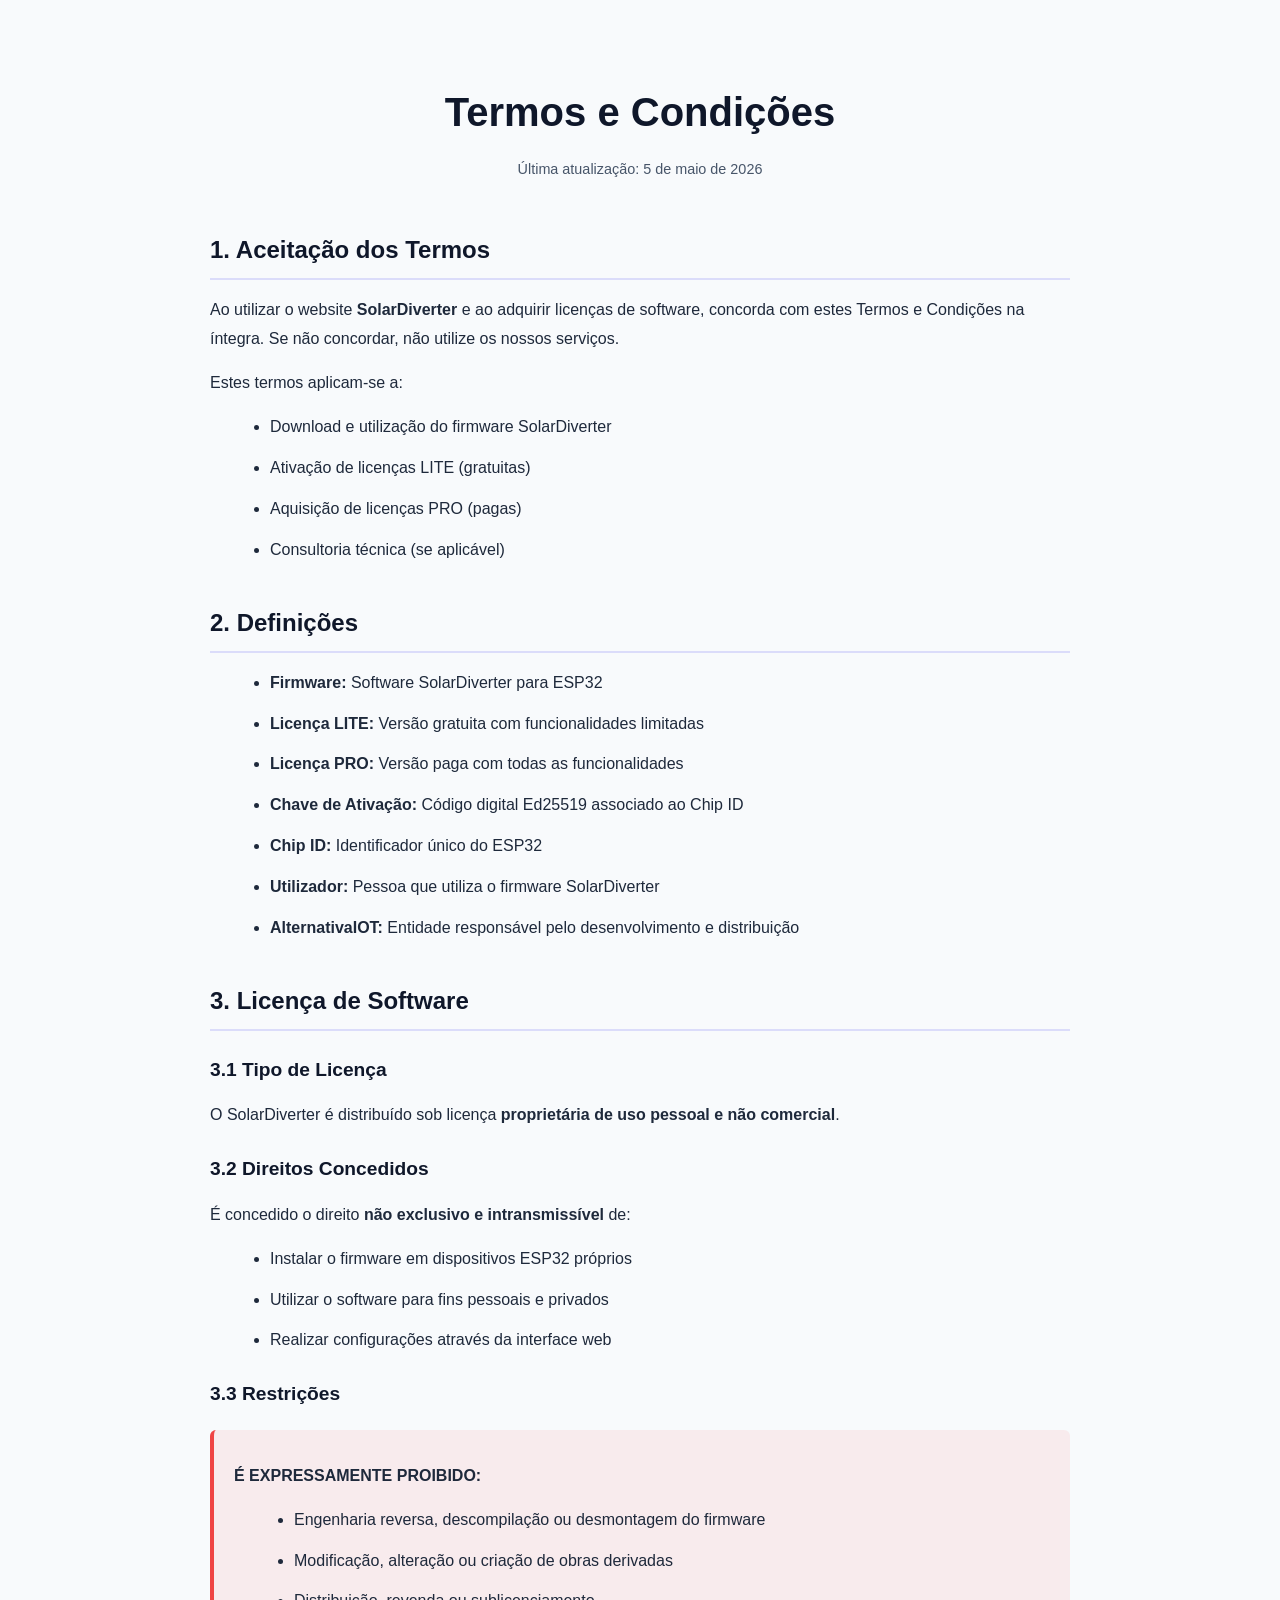
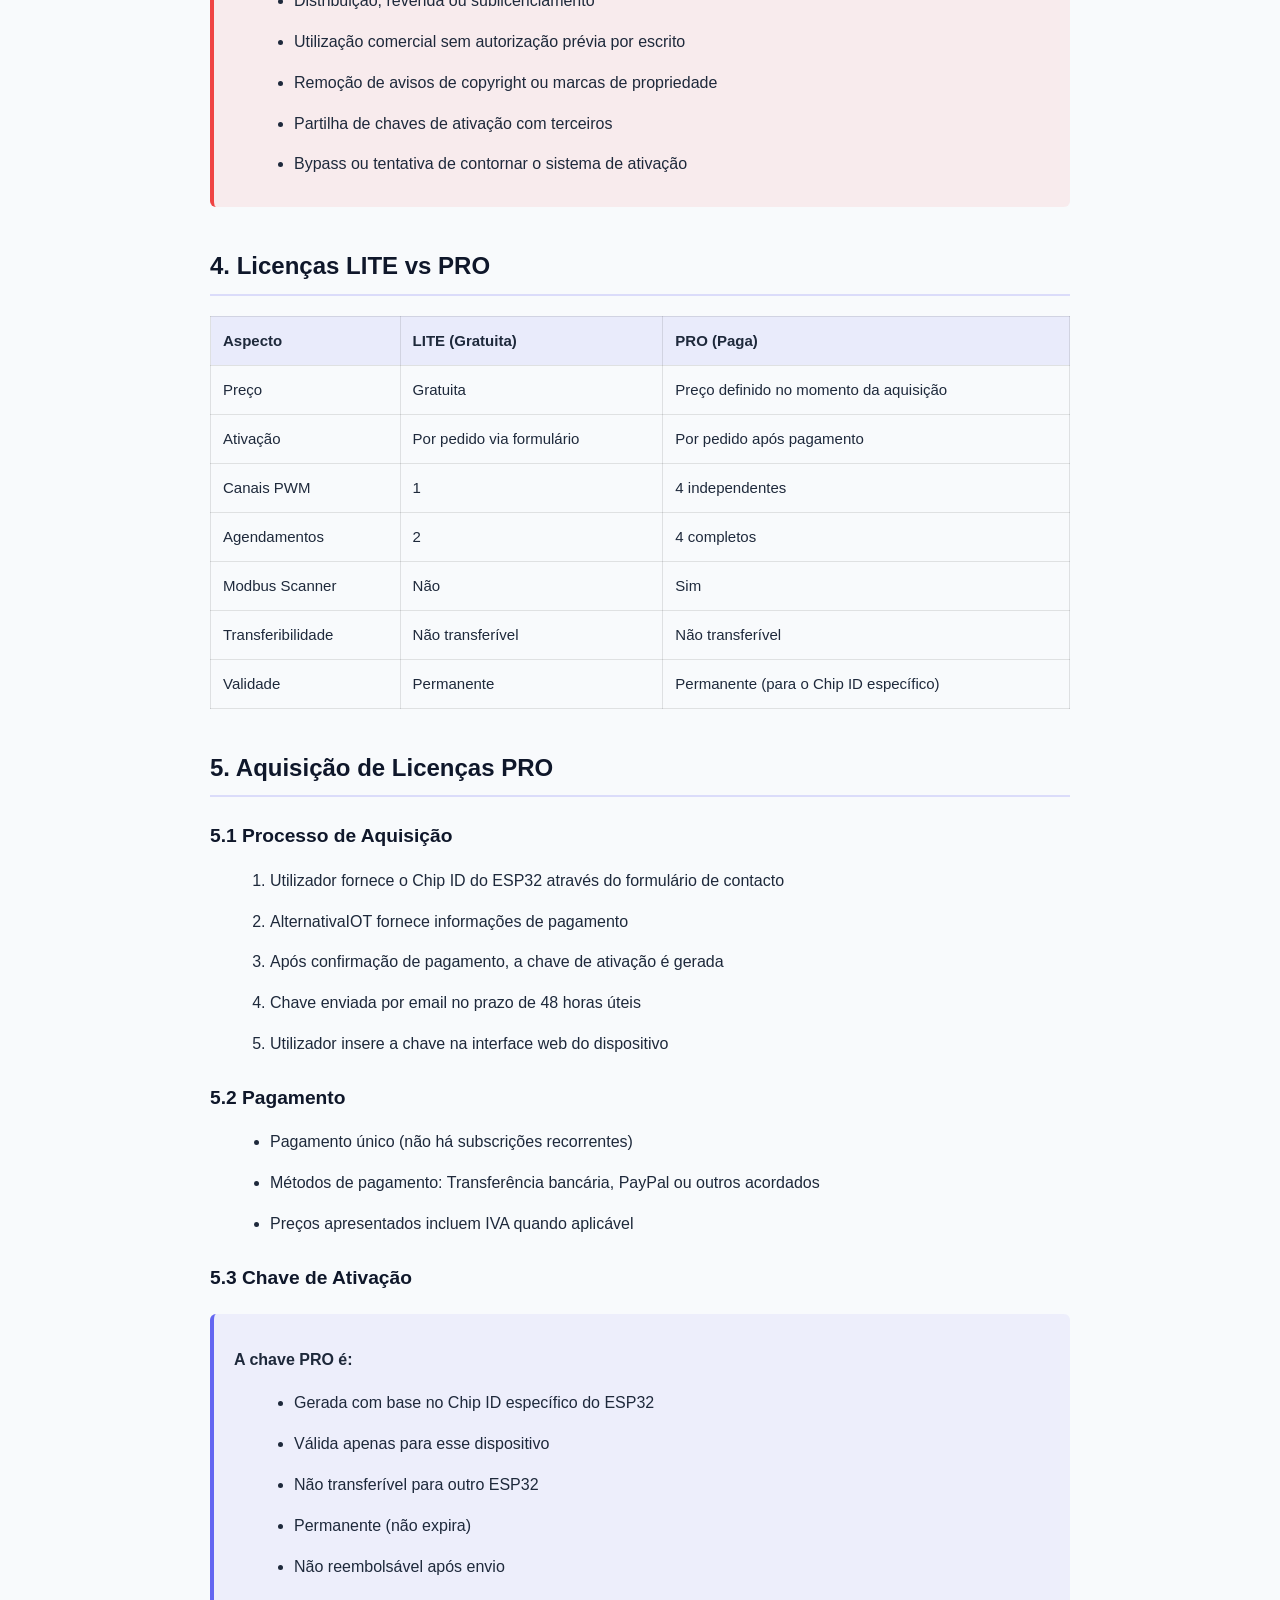
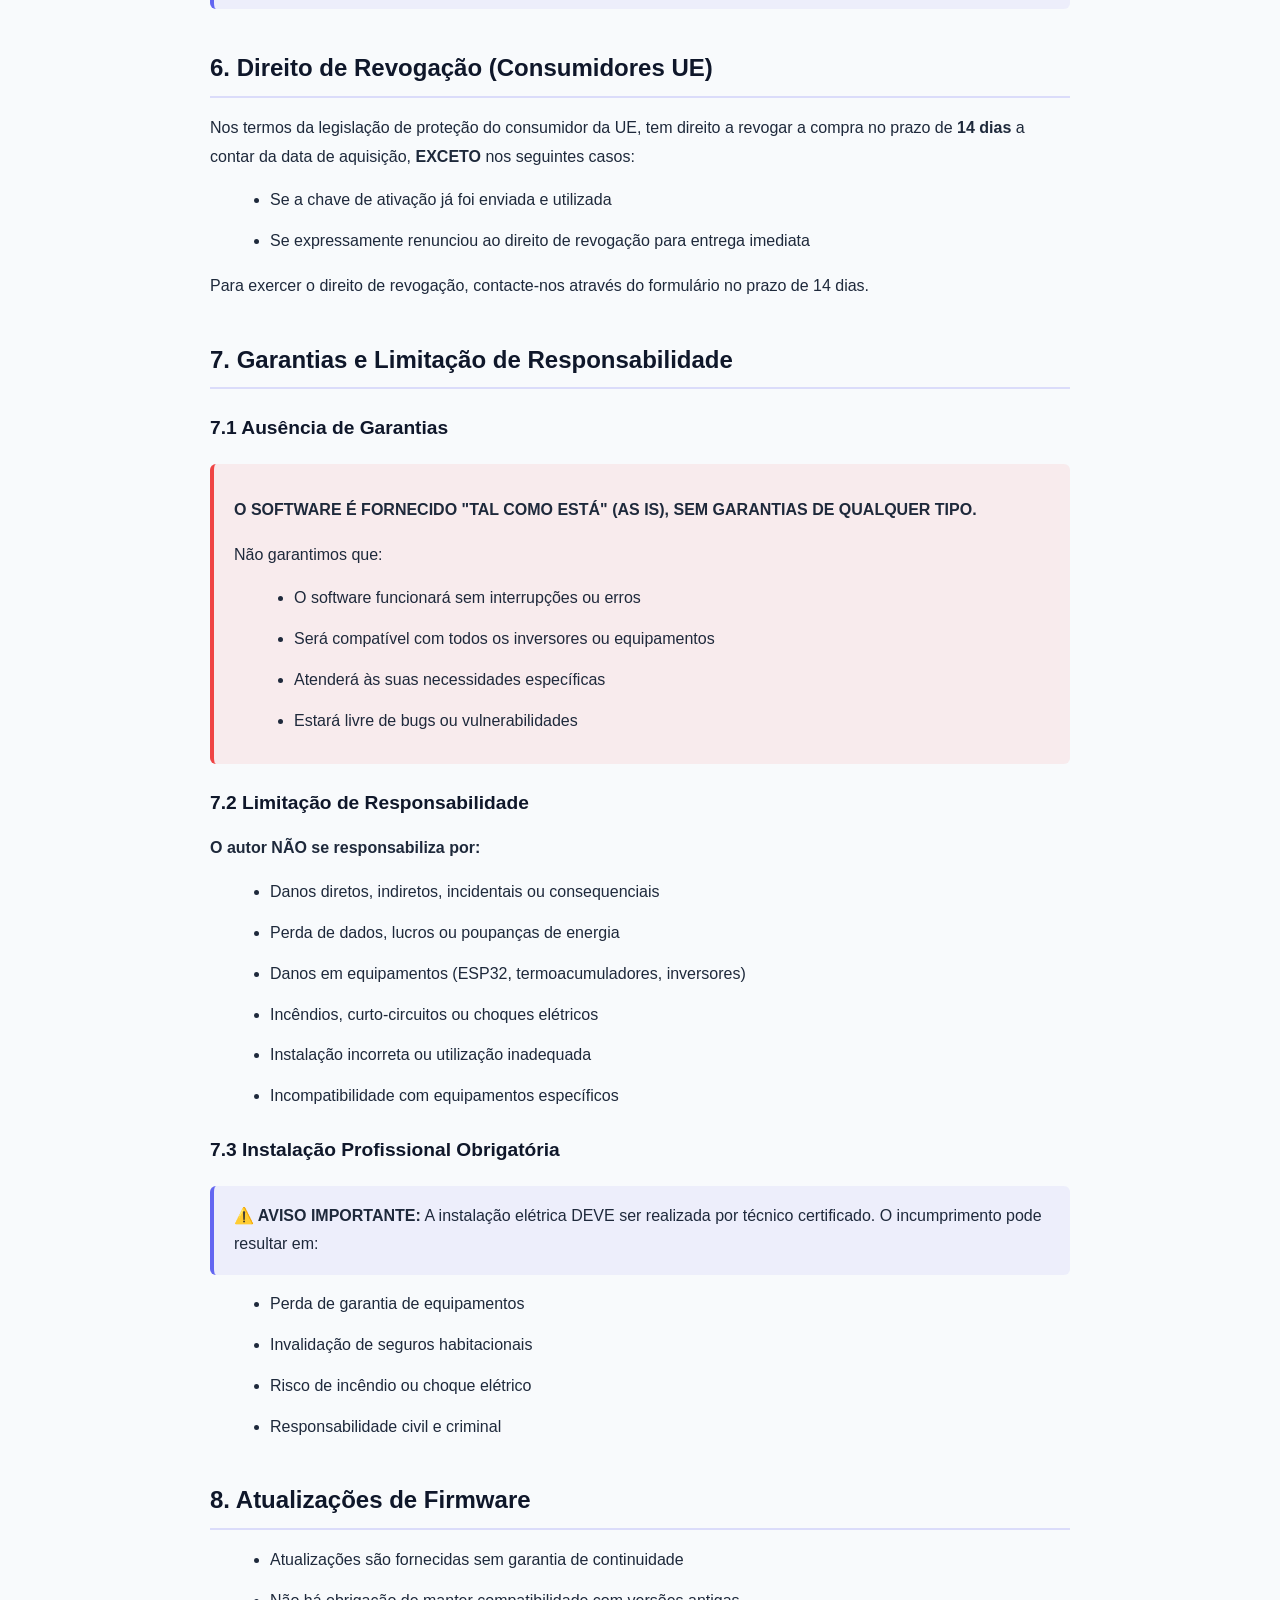
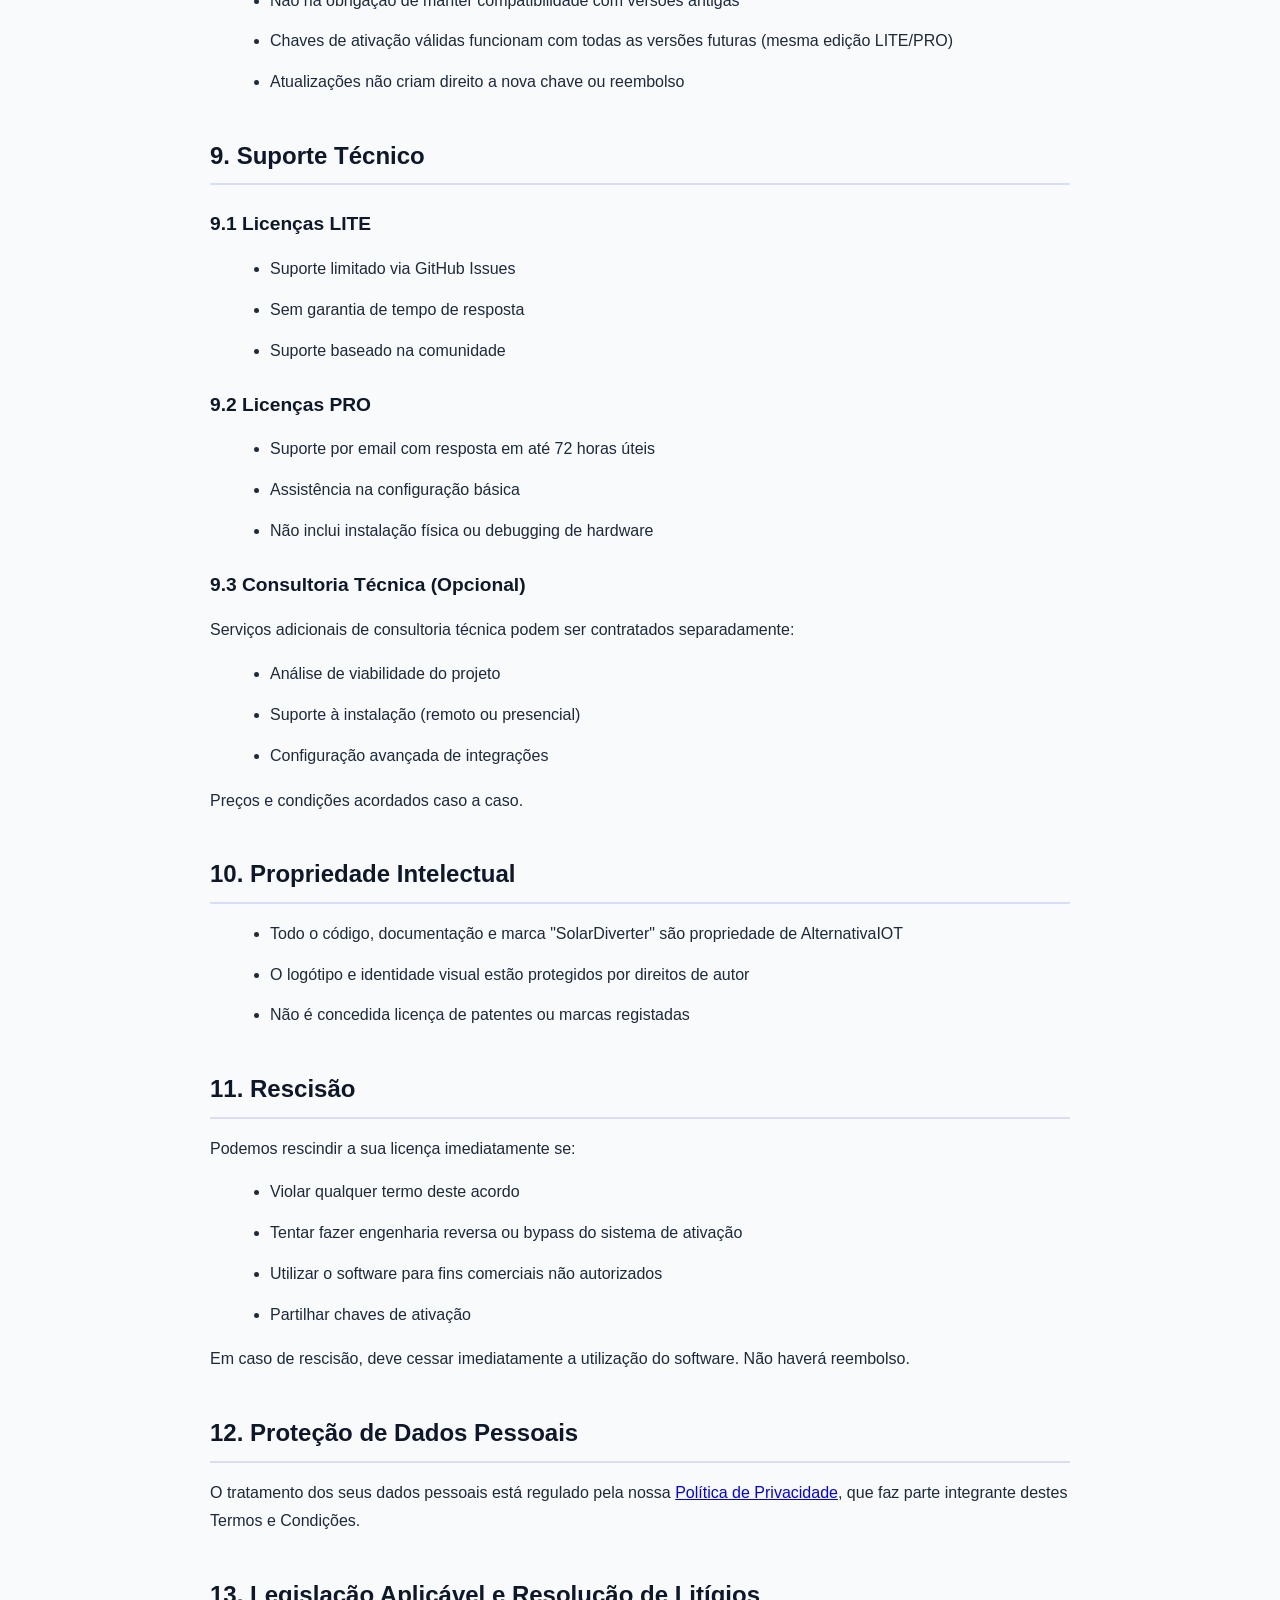
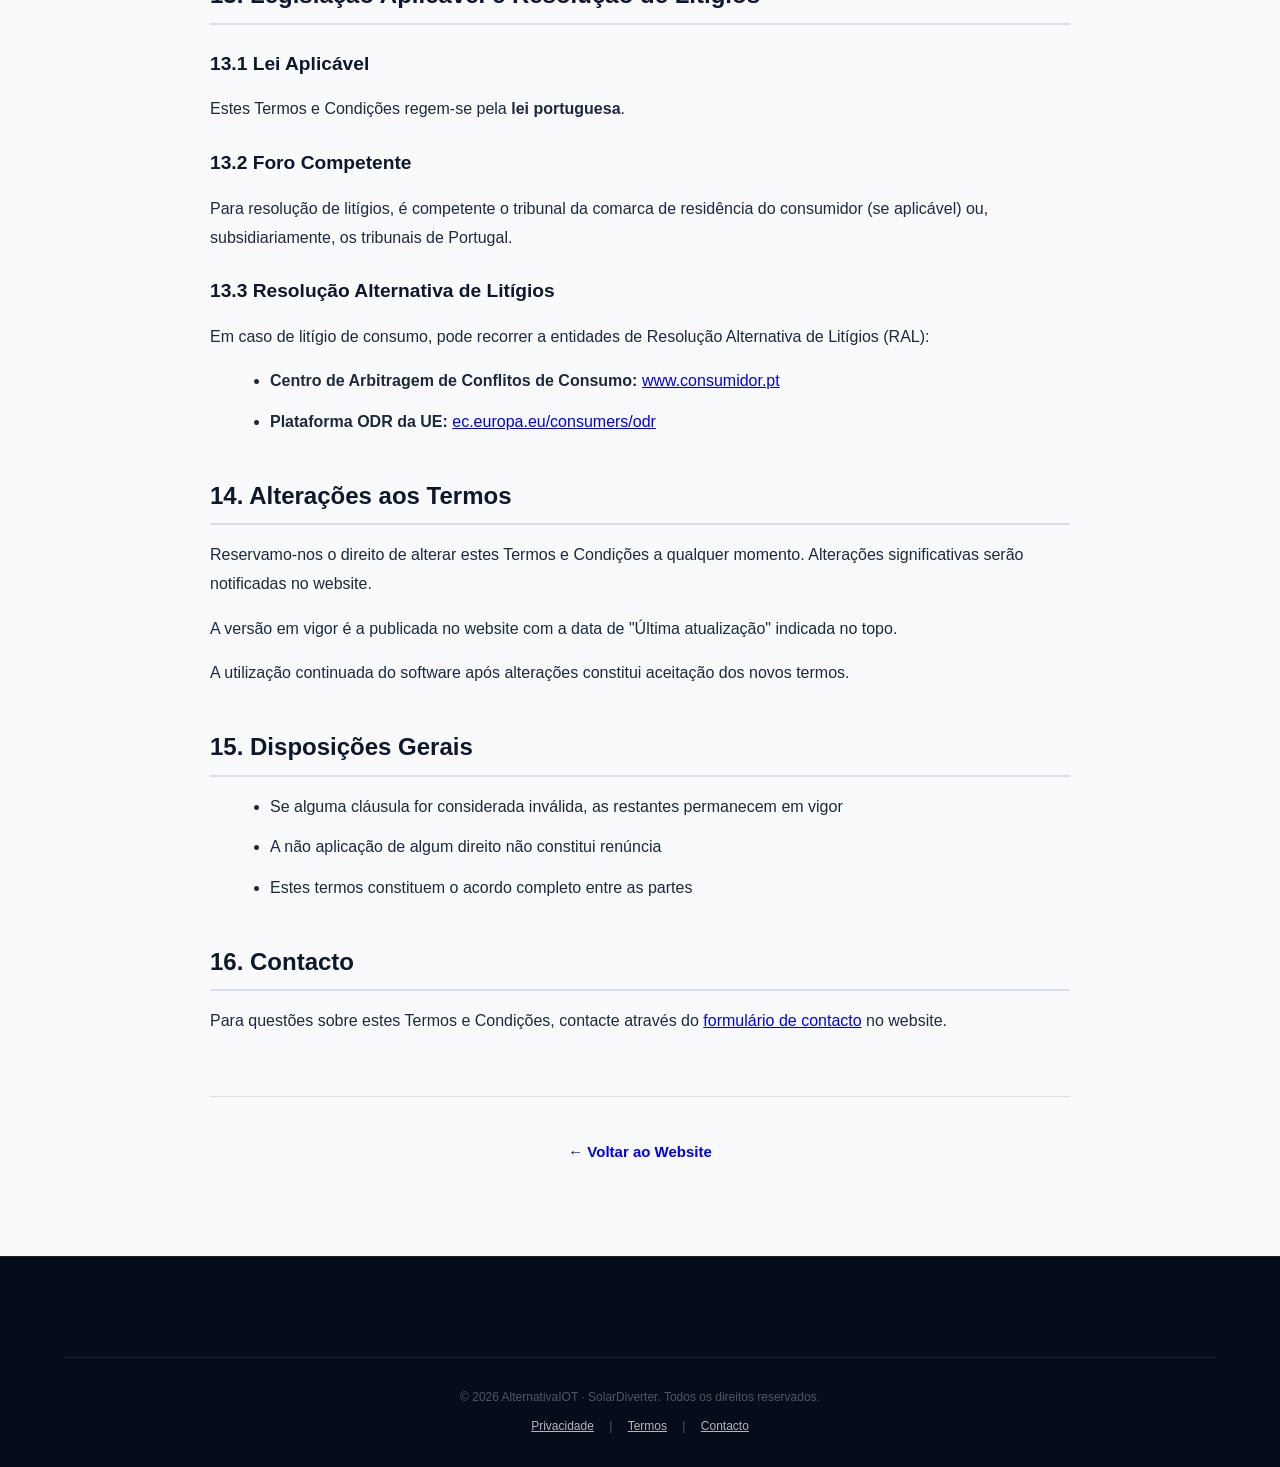
<file: termos.html>
<!DOCTYPE html>
<html lang="pt">
<head>
    <meta charset="UTF-8">
    <meta name="viewport" content="width=device-width, initial-scale=1.0">
    <title>Termos e Condições - SolarDiverter</title>
    <link rel="stylesheet" href="https://maxst.icons8.com/vue-static/landings/line-awesome/line-awesome/1.3.0/css/line-awesome.min.css">
    <link rel="stylesheet" href="css/solardiverter.css">
    <style>
        .terms-container {
            max-width: 900px;
            margin: 80px auto 60px;
            padding: 0 20px;
        }
        .terms-header {
            text-align: center;
            margin-bottom: 50px;
        }
        .terms-header h1 {
            font-size: 2.5rem;
            font-weight: 800;
            color: var(--sd-heading);
            margin-bottom: 12px;
        }
        .terms-header .last-updated {
            font-size: 0.9rem;
            color: var(--sd-text-light);
        }
        .terms-section {
            margin-bottom: 40px;
        }
        .terms-section h2 {
            font-size: 1.5rem;
            font-weight: 700;
            color: var(--sd-heading);
            margin-bottom: 16px;
            padding-bottom: 8px;
            border-bottom: 2px solid rgba(99, 102, 241, 0.2);
        }
        .terms-section h3 {
            font-size: 1.2rem;
            font-weight: 600;
            color: var(--sd-heading);
            margin: 24px 0 12px;
        }
        .terms-section p, .terms-section li {
            font-size: 1rem;
            line-height: 1.8;
            color: var(--sd-text);
            margin-bottom: 12px;
        }
        .terms-section ul, .terms-section ol {
            margin-left: 20px;
        }
        .terms-warning {
            background: rgba(239, 68, 68, 0.08);
            border-left: 4px solid #ef4444;
            padding: 16px 20px;
            margin: 20px 0;
            border-radius: 6px;
        }
        .terms-highlight {
            background: rgba(99, 102, 241, 0.08);
            border-left: 4px solid #6366f1;
            padding: 16px 20px;
            margin: 20px 0;
            border-radius: 6px;
        }
        .terms-table {
            width: 100%;
            border-collapse: collapse;
            margin: 20px 0;
        }
        .terms-table th, .terms-table td {
            padding: 12px;
            border: 1px solid rgba(0,0,0,0.1);
            text-align: left;
        }
        .terms-table th {
            background: rgba(99, 102, 241, 0.1);
            font-weight: 700;
        }
    </style>
</head>
<body>

<div class="terms-container">
    <div class="terms-header">
        <h1>Termos e Condições</h1>
        <p class="last-updated">Última atualização: 5 de maio de 2026</p>
    </div>

    <div class="terms-section">
        <h2>1. Aceitação dos Termos</h2>
        <p>Ao utilizar o website <strong>SolarDiverter</strong> e ao adquirir licenças de software, concorda com estes Termos e Condições na íntegra. Se não concordar, não utilize os nossos serviços.</p>
        <p>Estes termos aplicam-se a:</p>
        <ul>
            <li>Download e utilização do firmware SolarDiverter</li>
            <li>Ativação de licenças LITE (gratuitas)</li>
            <li>Aquisição de licenças PRO (pagas)</li>
            <li>Consultoria técnica (se aplicável)</li>
        </ul>
    </div>

    <div class="terms-section">
        <h2>2. Definições</h2>
        <ul>
            <li><strong>Firmware:</strong> Software SolarDiverter para ESP32</li>
            <li><strong>Licença LITE:</strong> Versão gratuita com funcionalidades limitadas</li>
            <li><strong>Licença PRO:</strong> Versão paga com todas as funcionalidades</li>
            <li><strong>Chave de Ativação:</strong> Código digital Ed25519 associado ao Chip ID</li>
            <li><strong>Chip ID:</strong> Identificador único do ESP32</li>
            <li><strong>Utilizador:</strong> Pessoa que utiliza o firmware SolarDiverter</li>
            <li><strong>AlternativaIOT:</strong> Entidade responsável pelo desenvolvimento e distribuição</li>
        </ul>
    </div>

    <div class="terms-section">
        <h2>3. Licença de Software</h2>
        
        <h3>3.1 Tipo de Licença</h3>
        <p>O SolarDiverter é distribuído sob licença <strong>proprietária de uso pessoal e não comercial</strong>.</p>
        
        <h3>3.2 Direitos Concedidos</h3>
        <p>É concedido o direito <strong>não exclusivo e intransmissível</strong> de:</p>
        <ul>
            <li>Instalar o firmware em dispositivos ESP32 próprios</li>
            <li>Utilizar o software para fins pessoais e privados</li>
            <li>Realizar configurações através da interface web</li>
        </ul>

        <h3>3.3 Restrições</h3>
        <div class="terms-warning">
            <p><strong>É EXPRESSAMENTE PROIBIDO:</strong></p>
            <ul style="margin-bottom: 0;">
                <li>Engenharia reversa, descompilação ou desmontagem do firmware</li>
                <li>Modificação, alteração ou criação de obras derivadas</li>
                <li>Distribuição, revenda ou sublicenciamento</li>
                <li>Utilização comercial sem autorização prévia por escrito</li>
                <li>Remoção de avisos de copyright ou marcas de propriedade</li>
                <li>Partilha de chaves de ativação com terceiros</li>
                <li>Bypass ou tentativa de contornar o sistema de ativação</li>
            </ul>
        </div>
    </div>

    <div class="terms-section">
        <h2>4. Licenças LITE vs PRO</h2>
        
        <table class="terms-table">
            <thead>
                <tr>
                    <th>Aspecto</th>
                    <th>LITE (Gratuita)</th>
                    <th>PRO (Paga)</th>
                </tr>
            </thead>
            <tbody>
                <tr>
                    <td>Preço</td>
                    <td>Gratuita</td>
                    <td>Preço definido no momento da aquisição</td>
                </tr>
                <tr>
                    <td>Ativação</td>
                    <td>Por pedido via formulário</td>
                    <td>Por pedido após pagamento</td>
                </tr>
                <tr>
                    <td>Canais PWM</td>
                    <td>1</td>
                    <td>4 independentes</td>
                </tr>
                <tr>
                    <td>Agendamentos</td>
                    <td>2</td>
                    <td>4 completos</td>
                </tr>
                <tr>
                    <td>Modbus Scanner</td>
                    <td>Não</td>
                    <td>Sim</td>
                </tr>
                <tr>
                    <td>Transferibilidade</td>
                    <td>Não transferível</td>
                    <td>Não transferível</td>
                </tr>
                <tr>
                    <td>Validade</td>
                    <td>Permanente</td>
                    <td>Permanente (para o Chip ID específico)</td>
                </tr>
            </tbody>
        </table>
    </div>

    <div class="terms-section">
        <h2>5. Aquisição de Licenças PRO</h2>
        
        <h3>5.1 Processo de Aquisição</h3>
        <ol>
            <li>Utilizador fornece o Chip ID do ESP32 através do formulário de contacto</li>
            <li>AlternativaIOT fornece informações de pagamento</li>
            <li>Após confirmação de pagamento, a chave de ativação é gerada</li>
            <li>Chave enviada por email no prazo de 48 horas úteis</li>
            <li>Utilizador insere a chave na interface web do dispositivo</li>
        </ol>

        <h3>5.2 Pagamento</h3>
        <ul>
            <li>Pagamento único (não há subscrições recorrentes)</li>
            <li>Métodos de pagamento: Transferência bancária, PayPal ou outros acordados</li>
            <li>Preços apresentados incluem IVA quando aplicável</li>
        </ul>

        <h3>5.3 Chave de Ativação</h3>
        <div class="terms-highlight">
            <p><strong>A chave PRO é:</strong></p>
            <ul style="margin-bottom: 0;">
                <li>Gerada com base no Chip ID específico do ESP32</li>
                <li>Válida apenas para esse dispositivo</li>
                <li>Não transferível para outro ESP32</li>
                <li>Permanente (não expira)</li>
                <li>Não reembolsável após envio</li>
            </ul>
        </div>
    </div>

    <div class="terms-section">
        <h2>6. Direito de Revogação (Consumidores UE)</h2>
        <p>Nos termos da legislação de proteção do consumidor da UE, tem direito a revogar a compra no prazo de <strong>14 dias</strong> a contar da data de aquisição, <strong>EXCETO</strong> nos seguintes casos:</p>
        <ul>
            <li>Se a chave de ativação já foi enviada e utilizada</li>
            <li>Se expressamente renunciou ao direito de revogação para entrega imediata</li>
        </ul>
        <p>Para exercer o direito de revogação, contacte-nos através do formulário no prazo de 14 dias.</p>
    </div>

    <div class="terms-section">
        <h2>7. Garantias e Limitação de Responsabilidade</h2>
        
        <h3>7.1 Ausência de Garantias</h3>
        <div class="terms-warning">
            <p><strong>O SOFTWARE É FORNECIDO "TAL COMO ESTÁ" (AS IS), SEM GARANTIAS DE QUALQUER TIPO.</strong></p>
            <p>Não garantimos que:</p>
            <ul style="margin-bottom: 0;">
                <li>O software funcionará sem interrupções ou erros</li>
                <li>Será compatível com todos os inversores ou equipamentos</li>
                <li>Atenderá às suas necessidades específicas</li>
                <li>Estará livre de bugs ou vulnerabilidades</li>
            </ul>
        </div>

        <h3>7.2 Limitação de Responsabilidade</h3>
        <p><strong>O autor NÃO se responsabiliza por:</strong></p>
        <ul>
            <li>Danos diretos, indiretos, incidentais ou consequenciais</li>
            <li>Perda de dados, lucros ou poupanças de energia</li>
            <li>Danos em equipamentos (ESP32, termoacumuladores, inversores)</li>
            <li>Incêndios, curto-circuitos ou choques elétricos</li>
            <li>Instalação incorreta ou utilização inadequada</li>
            <li>Incompatibilidade com equipamentos específicos</li>
        </ul>

        <h3>7.3 Instalação Profissional Obrigatória</h3>
        <p class="terms-highlight">
            <strong>⚠️ AVISO IMPORTANTE:</strong> A instalação elétrica DEVE ser realizada por técnico certificado. O incumprimento pode resultar em:
        </p>
        <ul>
            <li>Perda de garantia de equipamentos</li>
            <li>Invalidação de seguros habitacionais</li>
            <li>Risco de incêndio ou choque elétrico</li>
            <li>Responsabilidade civil e criminal</li>
        </ul>
    </div>

    <div class="terms-section">
        <h2>8. Atualizações de Firmware</h2>
        <ul>
            <li>Atualizações são fornecidas sem garantia de continuidade</li>
            <li>Não há obrigação de manter compatibilidade com versões antigas</li>
            <li>Chaves de ativação válidas funcionam com todas as versões futuras (mesma edição LITE/PRO)</li>
            <li>Atualizações não criam direito a nova chave ou reembolso</li>
        </ul>
    </div>

    <div class="terms-section">
        <h2>9. Suporte Técnico</h2>
        <h3>9.1 Licenças LITE</h3>
        <ul>
            <li>Suporte limitado via GitHub Issues</li>
            <li>Sem garantia de tempo de resposta</li>
            <li>Suporte baseado na comunidade</li>
        </ul>

        <h3>9.2 Licenças PRO</h3>
        <ul>
            <li>Suporte por email com resposta em até 72 horas úteis</li>
            <li>Assistência na configuração básica</li>
            <li>Não inclui instalação física ou debugging de hardware</li>
        </ul>

        <h3>9.3 Consultoria Técnica (Opcional)</h3>
        <p>Serviços adicionais de consultoria técnica podem ser contratados separadamente:</p>
        <ul>
            <li>Análise de viabilidade do projeto</li>
            <li>Suporte à instalação (remoto ou presencial)</li>
            <li>Configuração avançada de integrações</li>
        </ul>
        <p>Preços e condições acordados caso a caso.</p>
    </div>

    <div class="terms-section">
        <h2>10. Propriedade Intelectual</h2>
        <ul>
            <li>Todo o código, documentação e marca "SolarDiverter" são propriedade de AlternativaIOT</li>
            <li>O logótipo e identidade visual estão protegidos por direitos de autor</li>
            <li>Não é concedida licença de patentes ou marcas registadas</li>
        </ul>
    </div>

    <div class="terms-section">
        <h2>11. Rescisão</h2>
        <p>Podemos rescindir a sua licença imediatamente se:</p>
        <ul>
            <li>Violar qualquer termo deste acordo</li>
            <li>Tentar fazer engenharia reversa ou bypass do sistema de ativação</li>
            <li>Utilizar o software para fins comerciais não autorizados</li>
            <li>Partilhar chaves de ativação</li>
        </ul>
        <p>Em caso de rescisão, deve cessar imediatamente a utilização do software. Não haverá reembolso.</p>
    </div>

    <div class="terms-section">
        <h2>12. Proteção de Dados Pessoais</h2>
        <p>O tratamento dos seus dados pessoais está regulado pela nossa <a href="privacidade.html">Política de Privacidade</a>, que faz parte integrante destes Termos e Condições.</p>
    </div>

    <div class="terms-section">
        <h2>13. Legislação Aplicável e Resolução de Litígios</h2>
        <h3>13.1 Lei Aplicável</h3>
        <p>Estes Termos e Condições regem-se pela <strong>lei portuguesa</strong>.</p>

        <h3>13.2 Foro Competente</h3>
        <p>Para resolução de litígios, é competente o tribunal da comarca de residência do consumidor (se aplicável) ou, subsidiariamente, os tribunais de Portugal.</p>

        <h3>13.3 Resolução Alternativa de Litígios</h3>
        <p>Em caso de litígio de consumo, pode recorrer a entidades de Resolução Alternativa de Litígios (RAL):</p>
        <ul>
            <li><strong>Centro de Arbitragem de Conflitos de Consumo:</strong> <a href="https://www.consumidor.pt" target="_blank" rel="noopener">www.consumidor.pt</a></li>
            <li><strong>Plataforma ODR da UE:</strong> <a href="https://ec.europa.eu/consumers/odr" target="_blank" rel="noopener">ec.europa.eu/consumers/odr</a></li>
        </ul>
    </div>

    <div class="terms-section">
        <h2>14. Alterações aos Termos</h2>
        <p>Reservamo-nos o direito de alterar estes Termos e Condições a qualquer momento. Alterações significativas serão notificadas no website.</p>
        <p>A versão em vigor é a publicada no website com a data de "Última atualização" indicada no topo.</p>
        <p>A utilização continuada do software após alterações constitui aceitação dos novos termos.</p>
    </div>

    <div class="terms-section">
        <h2>15. Disposições Gerais</h2>
        <ul>
            <li>Se alguma cláusula for considerada inválida, as restantes permanecem em vigor</li>
            <li>A não aplicação de algum direito não constitui renúncia</li>
            <li>Estes termos constituem o acordo completo entre as partes</li>
        </ul>
    </div>

    <div class="terms-section">
        <h2>16. Contacto</h2>
        <p>Para questões sobre estes Termos e Condições, contacte através do <a href="index.html#contact">formulário de contacto</a> no website.</p>
    </div>

    <div style="text-align: center; margin-top: 60px; padding-top: 30px; border-top: 1px solid rgba(0,0,0,0.1);">
        <a href="index.html" class="sd-btn sd-btn-outline">← Voltar ao Website</a>
    </div>
</div>

<!-- Footer -->
<footer class="sd-footer" style="margin-top: 80px;">
    <div class="container">
        <div class="sd-footer-bottom" style="text-align: center; padding: 30px 0;">
            <p>&copy; 2026 AlternativaIOT · SolarDiverter. Todos os direitos reservados.</p>
            <p style="margin-top: 10px;">
                <a href="privacidade.html" style="color: rgba(255,255,255,0.7); margin: 0 12px;">Privacidade</a> |
                <a href="termos.html" style="color: rgba(255,255,255,0.7); margin: 0 12px;">Termos</a> |
                <a href="index.html#contact" style="color: rgba(255,255,255,0.7); margin: 0 12px;">Contacto</a>
            </p>
        </div>
    </div>
</footer>

</body>
</html>
</file>
<file: css/solardiverter.css>
/* ==========================================================================
   SolarDiverter by AlternativaIOT - Static Site Styles
   Design: Dark Solar Tech — AlternativaIOT brand identity
   ========================================================================== */

:root {
    /* Brand colors - Solar energy palette */
    --sd-primary: #f97316;
    --sd-primary-dark: #ea580c;
    --sd-gradient: linear-gradient(135deg, #f97316 0%, #fbbf24 100%);
    --sd-gradient-hover: linear-gradient(135deg, #ea580c 0%, #f59e0b 100%);

    /* Mode colors from firmware */
    --sd-green: #2e7d32;
    --sd-green-bg: #c8e6c9;
    --sd-red: #c62828;
    --sd-red-bg: #ffcdd2;
    --sd-orange: #f57f17;
    --sd-orange-bg: #fff9c4;

    /* Status colors from firmware */
    --sd-success: #155724;
    --sd-success-bg: #d4edda;
    --sd-danger: #dc3545;
    --sd-warning-bg: #fff3cd;
    --sd-warning-text: #856404;

    /* Dark surface colors */
    --sd-dark: #0f172a;
    --sd-dark-2: #1e293b;
    --sd-dark-3: #334155;

    /* Gauge colors */
    --sd-pv-start: #fbbf24;
    --sd-pv-end: #f97316;
    --sd-battery-start: #4ade80;
    --sd-battery-end: #22c55e;
    --sd-diverter-start: #34d399;
    --sd-diverter-end: #10b981;

    /* Schedule accent colors */
    --sd-sched-1: #2196f3;
    --sd-sched-2: #4caf50;
    --sd-sched-3: #ff9800;
    --sd-sched-4: #e91e63;

    /* Neutrals */
    --sd-text: #1e293b;
    --sd-text-light: #475569;
    --sd-text-muted: #94a3b8;
    --sd-heading: #0f172a;
    --sd-white: #FFFFFF;
    --sd-bg: #f8fafc;
    --sd-bg-card: #FFFFFF;
    --sd-bg-hover: #fff7ed;
    --sd-bg-active: #ffedd5;
    --sd-border: #e2e8f0;
    --sd-border-light: #f1f5f9;

    /* Layout */
    --sd-radius: 8px;
    --sd-radius-lg: 14px;
    --sd-shadow: 0 2px 10px rgba(249, 115, 22, 0.08);
    --sd-shadow-lg: 0 12px 35px rgba(0, 0, 0, 0.12);
    --sd-shadow-card: 0 2px 8px rgba(0, 0, 0, 0.06);
    --sd-transition: all 0.25s ease;
}

* { box-sizing: border-box; }

body {
    font-family: 'Inter', -apple-system, BlinkMacSystemFont, 'Segoe UI', sans-serif;
    font-size: 15px;
    font-weight: 400;
    line-height: 1.6;
    color: var(--sd-text);
    margin: 0;
    padding: 0;
    overflow-x: hidden;
    background: var(--sd-bg);
}

html {
    scroll-behavior: smooth;
    scroll-padding-top: 80px;
}

/* ==========================================================================
   VERSION RIBBON
   ========================================================================== */
.sd-version-ribbon {
    background: var(--sd-dark);
    color: rgba(255, 255, 255, 0.6);
    text-align: center;
    padding: 7px 0;
    font-size: 12px;
    font-weight: 500;
    letter-spacing: 0.3px;
    position: relative;
    z-index: 10001;
    border-bottom: 1px solid rgba(249, 115, 22, 0.2);
}

.sd-ribbon-sparkle {
    margin-right: 6px;
}

.sd-ribbon-beta {
    display: inline-block;
    background: rgba(249, 115, 22, 0.2);
    color: #fb923c;
    border: 1px solid rgba(249, 115, 22, 0.4);
    font-size: 11px;
    font-weight: 700;
    letter-spacing: 1px;
    padding: 1px 8px;
    border-radius: 4px;
    margin-left: 10px;
    vertical-align: middle;
}

/* ==========================================================================
   NAVBAR
   ========================================================================== */
.sd-navbar {
    background: var(--sd-dark);
    border-bottom: 1px solid rgba(249, 115, 22, 0.15);
    padding: 0;
    position: sticky;
    top: 0;
    z-index: 10000;
    transition: var(--sd-transition);
}

.sd-navbar.sd-navbar-scrolled {
    box-shadow: 0 4px 24px rgba(0, 0, 0, 0.5);
}

.container {
    max-width: 1200px;
    margin-left: auto;
    margin-right: auto;
    padding-left: 24px;
    padding-right: 24px;
    width: 100%;
    box-sizing: border-box;
}

.sd-navbar .container {
    display: flex;
    align-items: center;
    justify-content: space-between;
    height: 60px;
}

.sd-navbar-brand {
    display: flex;
    align-items: center;
    text-decoration: none;
    gap: 10px;
}

.sd-navbar-logo {
    height: 36px;
    width: auto;
}

.sd-navbar-name {
    font-weight: 700;
    font-size: 18px;
    color: var(--sd-white);
    letter-spacing: -0.3px;
}

.sd-navbar-links {
    display: flex;
    align-items: center;
    gap: 4px;
}

.sd-navbar-links > a {
    color: rgba(255, 255, 255, 0.55);
    text-decoration: none;
    font-size: 14px;
    font-weight: 500;
    padding: 8px 14px;
    border-radius: 6px;
    transition: var(--sd-transition);
}

.sd-navbar-links > a:hover {
    color: var(--sd-white);
    background: rgba(249, 115, 22, 0.15);
}

.sd-nav-lang {
    display: flex;
    gap: 3px;
    margin-left: 16px;
    padding-left: 16px;
    border-left: 1px solid rgba(255, 255, 255, 0.1);
}

.sd-lang-btn {
    background: transparent;
    border: 1px solid rgba(255, 255, 255, 0.15);
    color: rgba(255, 255, 255, 0.4);
    padding: 3px 8px;
    font-size: 11px;
    font-weight: 600;
    cursor: pointer;
    border-radius: 4px;
    transition: var(--sd-transition);
    font-family: inherit;
}

.sd-lang-btn:hover,
.sd-lang-btn.active {
    background: var(--sd-primary);
    border-color: var(--sd-primary);
    color: var(--sd-white);
}

/* Mobile nav toggle */
.sd-navbar-toggle {
    display: none;
    flex-direction: column;
    gap: 5px;
    background: none;
    border: none;
    cursor: pointer;
    padding: 6px;
}

.sd-navbar-toggle span {
    display: block;
    width: 24px;
    height: 2px;
    background: rgba(255, 255, 255, 0.7);
    border-radius: 2px;
    transition: var(--sd-transition);
}

/* ==========================================================================
   HERO SECTION
   ========================================================================== */
.sd-hero {
    background: var(--sd-dark);
    padding: 100px 0 80px;
    position: relative;
    overflow: hidden;
    min-height: 85vh;
    display: flex;
    align-items: center;
}

.sd-hero-bg {
    position: absolute;
    top: 0; left: 0; right: 0; bottom: 0;
    pointer-events: none;
}

.sd-hero-glow {
    position: absolute;
    border-radius: 50%;
    filter: blur(80px);
    opacity: 0.3;
}

.sd-glow-1 {
    width: 600px;
    height: 600px;
    background: #f97316;
    top: -150px;
    left: -150px;
    opacity: 0.15;
}

.sd-glow-2 {
    width: 400px;
    height: 400px;
    background: #fbbf24;
    bottom: -100px;
    right: -100px;
    opacity: 0.08;
}

.sd-hero-grid {
    position: absolute;
    top: 0; left: 0; right: 0; bottom: 0;
    background-image:
        linear-gradient(rgba(249, 115, 22, 0.04) 1px, transparent 1px),
        linear-gradient(90deg, rgba(249, 115, 22, 0.04) 1px, transparent 1px);
    background-size: 50px 50px;
}

.sd-hero-content {
    position: relative;
    z-index: 2;
}

.sd-hero-badge {
    display: inline-flex;
    align-items: center;
    gap: 8px;
    background: rgba(249, 115, 22, 0.12);
    border: 1px solid rgba(249, 115, 22, 0.3);
    color: #fb923c;
    padding: 6px 16px;
    border-radius: 50px;
    font-size: 13px;
    font-weight: 500;
    margin-bottom: 24px;
}

.sd-hero-badge i {
    color: #fbbf24;
}

.sd-hero-title {
    margin: 0 0 16px;
}

.sd-hero-title-main {
    font-size: 62px;
    font-weight: 900;
    background: linear-gradient(135deg, #ffffff 0%, #fed7aa 55%, #f97316 100%);
    -webkit-background-clip: text;
    -webkit-text-fill-color: transparent;
    background-clip: text;
    letter-spacing: -2.5px;
    line-height: 1.05;
    display: block;
}

.sd-hero-subtitle {
    color: rgba(255, 255, 255, 0.85);
    font-size: 22px;
    font-weight: 300;
    margin-bottom: 12px;
}

.sd-hero-desc {
    color: rgba(255, 255, 255, 0.45);
    font-size: 16px;
    max-width: 520px;
    line-height: 1.7;
    margin-bottom: 16px;
}

.sd-hero-learn-more {
    color: rgba(255, 255, 255, 0.75);
    font-size: 15px;
    margin-bottom: 36px;
}

.sd-hero-learn-more a {
    color: #fb923c;
    font-weight: 600;
    text-decoration: none;
    border-bottom: 1px solid rgba(251, 146, 60, 0.4);
    transition: color 0.2s, border-color 0.2s;
}

.sd-hero-learn-more a:hover {
    color: #fbbf24;
    border-bottom-color: rgba(251, 191, 36, 0.6);
}

/* Hero Buttons */
.sd-btn {
    display: inline-flex;
    align-items: center;
    gap: 8px;
    padding: 12px 28px;
    font-size: 15px;
    font-weight: 600;
    text-decoration: none;
    border-radius: var(--sd-radius);
    transition: var(--sd-transition);
    cursor: pointer;
    border: 2px solid transparent;
    font-family: inherit;
    line-height: 1.4;
}

.sd-btn-primary {
    background: var(--sd-gradient);
    color: var(--sd-white);
    border-color: transparent;
}

.sd-btn-primary:hover {
    background: var(--sd-gradient-hover);
    color: var(--sd-white);
    text-decoration: none;
    transform: translateY(-2px);
    box-shadow: 0 8px 25px rgba(249, 115, 22, 0.4);
}

.sd-btn-glow {
    box-shadow: 0 4px 20px rgba(249, 115, 22, 0.35);
}

.sd-btn-ghost {
    background: transparent;
    color: rgba(255, 255, 255, 0.9);
    border-color: rgba(255, 255, 255, 0.3);
}

.sd-btn-ghost:hover {
    background: rgba(255, 255, 255, 0.1);
    border-color: rgba(255, 255, 255, 0.6);
    color: var(--sd-white);
    text-decoration: none;
    transform: translateY(-2px);
}

.sd-btn-ghost-light {
    background: transparent;
    color: rgba(255, 255, 255, 0.8);
    border-color: rgba(255, 255, 255, 0.25);
}

.sd-btn-ghost-light:hover {
    background: rgba(255, 255, 255, 0.08);
    border-color: rgba(255, 255, 255, 0.5);
    color: var(--sd-white);
    text-decoration: none;
}

.sd-btn-outline-light {
    background: transparent;
    color: rgba(255, 255, 255, 0.8);
    border-color: rgba(255, 255, 255, 0.2);
}

.sd-btn-outline-light:hover {
    background: rgba(255, 255, 255, 0.08);
    border-color: rgba(255, 255, 255, 0.4);
    color: var(--sd-white);
    text-decoration: none;
}

.sd-btn-block {
    display: flex;
    justify-content: center;
    width: 100%;
}

.sd-btn-lg {
    padding: 16px 36px;
    font-size: 17px;
}

.sd-hero-buttons {
    display: flex;
    flex-wrap: wrap;
    gap: 12px;
    margin-bottom: 48px;
}

/* Hero Stats */
.sd-hero-stats {
    display: flex;
    align-items: center;
    gap: 24px;
    flex-wrap: wrap;
}

.sd-stat {
    text-align: center;
}

.sd-stat-value {
    display: block;
    font-size: 22px;
    font-weight: 800;
    color: var(--sd-white);
    font-family: 'JetBrains Mono', monospace;
}

.sd-stat-label {
    display: block;
    font-size: 10px;
    font-weight: 600;
    color: rgba(255, 255, 255, 0.5);
    letter-spacing: 1.5px;
    margin-top: 2px;
}

.sd-stat-divider {
    width: 1px;
    height: 40px;
    background: rgba(255, 255, 255, 0.15);
}

/* Hero visual */
.sd-hero-visual {
    text-align: center;
    animation: sd-float 6s ease-in-out infinite;
}

.sd-hero-logo-img {
    max-width: 300px;
    filter: drop-shadow(0 20px 40px rgba(0, 0, 0, 0.3));
}

/* Hero brand block */
.sd-hero-brand {
    text-align: center;
}

.sd-hero-sun-wrap {
    position: relative;
    width: 180px;
    height: 180px;
    margin: 0 auto 28px;
}

.sd-hero-sun-halo {
    position: absolute;
    inset: 0;
    border-radius: 50%;
    background: radial-gradient(circle, rgba(249, 115, 22, 0.2) 0%, transparent 70%);
    animation: sd-pulse-ring 3s ease-in-out infinite;
}

.sd-hero-sun-halo-2 {
    inset: 22px;
    opacity: 1;
    animation-delay: 1.5s;
}

@keyframes sd-pulse-ring {
    0%, 100% { transform: scale(1); opacity: 0.08; }
    50% { transform: scale(1.07); opacity: 0.16; }
}

.sd-hero-sun-svg {
    position: absolute;
    inset: 28px;
    width: calc(100% - 56px);
    height: calc(100% - 56px);
    animation: sd-sun-spin 24s linear infinite;
    filter: drop-shadow(0 0 28px rgba(255, 180, 0, 0.75));
}

@keyframes sd-sun-spin {
    from { transform: rotate(0deg); }
    to   { transform: rotate(360deg); }
}

.sd-hero-brand-name {
    font-size: 32px;
    font-weight: 800;
    letter-spacing: -0.5px;
    color: var(--sd-white);
    margin-bottom: 14px;
}

.sd-hero-brand-tagline {
    font-size: 13px;
    color: rgba(255, 255, 255, 0.55);
    line-height: 1.7;
    max-width: 250px;
    margin: 0 auto;
}

@keyframes sd-float {
    0%, 100% { transform: translateY(0); }
    50% { transform: translateY(-15px); }
}



/* ==========================================================================
   SECTIONS
   ========================================================================== */
.sd-section {
    padding: 80px 0;
    background: var(--sd-white);
}

.sd-section-alt {
    background: var(--sd-bg);
}

.sd-section-dark {
    background: var(--sd-dark);
}

.sd-section-dark .sd-section-title {
    color: var(--sd-white);
}

.sd-section-dark .sd-section-subtitle {
    color: rgba(255, 255, 255, 0.6);
}

.sd-section-dark .sd-section-tag {
    background: rgba(249, 115, 22, 0.12);
    color: #fb923c;
    border: 1px solid rgba(249, 115, 22, 0.25);
}

.sd-section-header {
    text-align: center;
    margin-bottom: 50px;
}

.sd-section-tag {
    display: inline-block;
    background: var(--sd-bg-active);
    color: var(--sd-primary);
    font-size: 11px;
    font-weight: 700;
    letter-spacing: 2px;
    padding: 5px 14px;
    border-radius: 50px;
    margin-bottom: 14px;
}

.sd-section-title {
    font-size: 36px;
    font-weight: 800;
    color: var(--sd-text);
    margin: 0 0 10px;
    letter-spacing: -0.5px;
}

.sd-section-subtitle {
    color: var(--sd-text-muted);
    font-size: 16px;
    margin: 0;
}

/* ==========================================================================
   FEATURE CARDS
   ========================================================================== */
.sd-feature-card {
    background: var(--sd-bg-card);
    border: 1px solid var(--sd-border-light);
    border-radius: var(--sd-radius-lg);
    padding: 30px 24px;
    height: 100%;
    transition: var(--sd-transition);
    border-top: 3px solid transparent;
}

.sd-feature-card:hover {
    transform: translateY(-4px);
    box-shadow: var(--sd-shadow-lg);
    border-top-color: var(--sd-primary);
}

.sd-feature-icon {
    width: 52px;
    height: 52px;
    border-radius: var(--sd-radius);
    background: var(--sd-bg-active);
    display: flex;
    align-items: center;
    justify-content: center;
    margin-bottom: 18px;
}

.sd-feature-icon .la {
    font-size: 24px;
    color: var(--sd-primary);
}

.sd-feature-card h3 {
    font-size: 17px;
    font-weight: 700;
    color: var(--sd-text);
    margin: 0 0 14px;
}

.sd-feature-list {
    list-style: none;
    padding: 0;
    margin: 0;
}

.sd-feature-list li {
    font-size: 13px;
    color: var(--sd-text-light);
    padding: 5px 0;
    padding-left: 18px;
    position: relative;
    line-height: 1.5;
}

.sd-feature-list li::before {
    content: '→';
    position: absolute;
    left: 0;
    color: var(--sd-primary);
    font-weight: 700;
    font-size: 12px;
}

/* Small feature cards */
.sd-feature-card-sm {
    display: flex;
    gap: 16px;
    align-items: flex-start;
    padding: 24px;
}

.sd-feature-icon-sm {
    width: 44px;
    height: 44px;
    min-width: 44px;
    border-radius: var(--sd-radius);
    background: var(--sd-bg-active);
    display: flex;
    align-items: center;
    justify-content: center;
}

.sd-feature-icon-sm .la {
    font-size: 20px;
    color: var(--sd-primary);
}

.sd-feature-card-sm h4 {
    font-size: 15px;
    font-weight: 700;
    color: var(--sd-text);
    margin: 0 0 6px;
}

.sd-feature-card-sm p {
    font-size: 13px;
    color: var(--sd-text-light);
    margin: 0;
    line-height: 1.6;
}

/* ==========================================================================
   WEBUI PREVIEW
   ========================================================================== */
.sd-webui-tabs {
    display: flex;
    gap: 8px;
    justify-content: center;
    flex-wrap: wrap;
    margin-bottom: 24px;
}

.sd-webui-tab {
    background: var(--sd-white);
    border: 2px solid var(--sd-border);
    color: var(--sd-text-light);
    border-radius: 50px;
    padding: 8px 22px;
    font-size: 13px;
    font-weight: 600;
    cursor: pointer;
    transition: var(--sd-transition);
    font-family: inherit;
}

.sd-webui-tab:hover {
    border-color: var(--sd-primary);
    color: var(--sd-primary);
}

.sd-webui-tab.active {
    background: var(--sd-gradient);
    border-color: transparent;
    color: var(--sd-white);
    box-shadow: 0 4px 14px rgba(249, 115, 22, 0.35);
}

/* Browser chrome mockup */
.sd-webui-browser {
    background: #1e293b;
    border-radius: var(--sd-radius-lg);
    overflow: hidden;
    box-shadow: 0 20px 60px rgba(0, 0, 0, 0.25), 0 0 0 1px rgba(255, 255, 255, 0.06);
    max-width: 960px;
    margin: 0 auto;
}

.sd-webui-browser-bar {
    background: #2d3748;
    padding: 12px 16px;
    display: flex;
    align-items: center;
    gap: 16px;
    border-bottom: 1px solid rgba(255, 255, 255, 0.06);
}

.sd-webui-dots {
    display: flex;
    gap: 6px;
    flex-shrink: 0;
}

.sd-webui-dot {
    width: 12px;
    height: 12px;
    border-radius: 50%;
    display: block;
}

.sd-dot-red    { background: #ff5f57; }
.sd-dot-yellow { background: #febc2e; }
.sd-dot-green  { background: #28c840; }

.sd-webui-url {
    flex: 1;
    display: flex;
    align-items: center;
    justify-content: center;
    gap: 7px;
    background: #1a202c;
    border: 1px solid rgba(255, 255, 255, 0.08);
    border-radius: 6px;
    padding: 5px 14px;
    color: rgba(255, 255, 255, 0.5);
    font-size: 12px;
    font-family: 'JetBrains Mono', monospace;
    max-width: 320px;
    margin: 0 auto;
}

.sd-webui-url .la {
    font-size: 12px;
    color: #28c840;
}

.sd-webui-bar-spacer {
    flex-shrink: 0;
    width: 54px;
}

/* Screen & panels */
.sd-webui-screen {
    position: relative;
    min-height: 440px;
    background: #0f172a;
}

.sd-webui-panel {
    display: none;
    width: 100%;
    min-height: 440px;
}

.sd-webui-panel.active {
    display: block;
    animation: sd-webui-fade 0.3s ease;
}

@keyframes sd-webui-fade {
    from { opacity: 0; transform: translateY(6px); }
    to   { opacity: 1; transform: translateY(0); }
}

.sd-webui-panel img {
    display: block;
    width: 100%;
    height: 560px;
    object-fit: cover;
    object-position: top;
}

/* Placeholder (removed once screenshots are added) */
.sd-webui-placeholder {
    display: flex;
    flex-direction: column;
    align-items: center;
    justify-content: center;
    min-height: 440px;
    padding: 40px;
    gap: 14px;
    border: 2px dashed rgba(249, 115, 22, 0.18);
    background: repeating-linear-gradient(
        -45deg,
        transparent,
        transparent 18px,
        rgba(249, 115, 22, 0.025) 18px,
        rgba(249, 115, 22, 0.025) 36px
    );
}

.sd-webui-placeholder .la {
    font-size: 56px;
    color: rgba(249, 115, 22, 0.3);
}

.sd-wp-label {
    font-size: 13px;
    font-weight: 700;
    color: rgba(255, 255, 255, 0.25);
    margin: 0;
    text-transform: uppercase;
    letter-spacing: 2px;
}

.sd-wp-tab {
    font-size: 12px;
    color: rgba(249, 115, 22, 0.45);
    margin: 0;
    font-family: 'JetBrains Mono', monospace;
}

/* Caption strip */
.sd-webui-captions {
    text-align: center;
    margin-top: 18px;
    min-height: 22px;
}

.sd-webui-caption {
    display: none;
    font-size: 14px;
    color: var(--sd-text-muted);
    margin: 0;
}

.sd-webui-caption.active {
    display: block;
    animation: sd-webui-fade 0.25s ease;
}

@media (max-width: 767px) {
    .sd-webui-browser { border-radius: var(--sd-radius); }
    .sd-webui-screen,
    .sd-webui-panel,
    .sd-webui-placeholder { min-height: 240px; }
    .sd-webui-bar-spacer { width: 0; }
    .sd-webui-url { max-width: 160px; font-size: 11px; }
    .sd-webui-tab { padding: 7px 14px; font-size: 12px; }
}

/* ==========================================================================
   HARDWARE GRID
   ========================================================================== */
/* ==========================================================================
   HARDWARE COMPATIBILITY
   ========================================================================== */

.sd-hw-stats {
    display: flex;
    align-items: center;
    justify-content: center;
    background: #1e293b;
    border: 1px solid rgba(255, 255, 255, 0.15);
    border-radius: var(--sd-radius);
    padding: 20px 32px;
    width: fit-content;
    margin-left: auto;
    margin-right: auto;
    margin-bottom: 40px;
}

.sd-hw-stat {
    display: flex;
    flex-direction: column;
    align-items: center;
    padding: 0 32px;
}

.sd-hw-stat-div {
    width: 1px;
    height: 40px;
    background: rgba(255, 255, 255, 0.2);
}

.sd-hw-stat-num {
    font-size: 30px;
    font-weight: 800;
    line-height: 1;
    color: var(--sd-white);
    font-family: 'JetBrains Mono', monospace;
}

.sd-hw-stat-num.sd-hw-stat-ok {
    color: #4ade80;
}

.sd-hw-stat-num.sd-hw-stat-new {
    color: var(--sd-primary);
}

.sd-hw-stat-lbl {
    font-size: 11px;
    color: rgba(255, 255, 255, 0.55);
    text-transform: uppercase;
    letter-spacing: 0.8px;
    margin-top: 5px;
}

.sd-hw-panels {
    display: grid;
    grid-template-columns: 1fr 1fr;
    grid-template-rows: auto auto;
    gap: 20px;
    align-items: start;
}

.sd-hw-panel {
    background: #1a2744;
    border: 1px solid rgba(255, 255, 255, 0.15);
    border-radius: var(--sd-radius-lg);
    overflow: hidden;
}

.sd-hw-panel-tall {
    grid-row: 1 / span 2;
    grid-column: 2;
}

.sd-hw-panel-hdr {
    display: flex;
    align-items: center;
    gap: 14px;
    padding: 18px 20px;
    background: rgba(255, 255, 255, 0.06);
    border-bottom: 1px solid rgba(255, 255, 255, 0.12);
}

.sd-hw-panel-icon {
    width: 38px;
    height: 38px;
    background: rgba(249, 115, 22, 0.2);
    border-radius: 8px;
    display: flex;
    align-items: center;
    justify-content: center;
    flex-shrink: 0;
}

.sd-hw-panel-icon .la {
    font-size: 20px;
    color: var(--sd-primary);
}

.sd-hw-panel-name {
    display: block;
    font-size: 14px;
    font-weight: 700;
    color: #ffffff;
    line-height: 1.2;
}

.sd-hw-panel-proto {
    display: block;
    font-size: 11px;
    color: rgba(255, 255, 255, 0.55);
    font-family: 'JetBrains Mono', monospace;
    margin-top: 3px;
}

.sd-hw-list {
    list-style: none;
    padding: 6px 0;
    margin: 0;
}

.sd-hw-list li {
    display: flex;
    align-items: center;
    gap: 10px;
    padding: 8px 18px;
    border-bottom: 1px solid rgba(255, 255, 255, 0.07);
    transition: background 0.2s;
}

.sd-hw-list li:last-child {
    border-bottom: none;
}

.sd-hw-list li:hover {
    background: rgba(249, 115, 22, 0.08);
}

.sd-hw-badge-ok {
    flex-shrink: 0;
    display: inline-flex;
    align-items: center;
    justify-content: center;
    width: 30px;
    font-size: 11px;
    font-weight: 700;
    padding: 3px 0;
    border-radius: 4px;
    background: rgba(74, 222, 128, 0.18);
    color: #4ade80;
    font-family: 'JetBrains Mono', monospace;
}

.sd-hw-badge-new {
    flex-shrink: 0;
    display: inline-flex;
    align-items: center;
    justify-content: center;
    width: 30px;
    font-size: 9px;
    font-weight: 700;
    padding: 3px 0;
    border-radius: 4px;
    background: rgba(249, 115, 22, 0.22);
    color: #fb923c;
    font-family: 'JetBrains Mono', monospace;
    letter-spacing: 0.3px;
}

.sd-hw-nm {
    flex: 1;
    font-size: 13px;
    color: #e2e8f0;
    font-weight: 500;
}

.sd-hw-pr {
    flex-shrink: 0;
    font-size: 10px;
    color: rgba(255, 255, 255, 0.5);
    background: transparent;
    border: none;
    padding: 0;
    font-family: 'JetBrains Mono', monospace;
    text-align: right;
}

/* ==========================================================================
   SPEC CARDS
   ========================================================================== */
.sd-spec-card {
    background: var(--sd-bg-card);
    border: 1px solid var(--sd-border-light);
    border-radius: var(--sd-radius-lg);
    padding: 30px;
    height: 100%;
    box-shadow: var(--sd-shadow-card);
}

.sd-spec-card h3 {
    font-size: 18px;
    font-weight: 700;
    color: var(--sd-text);
    margin: 0 0 20px;
    padding-bottom: 14px;
    border-bottom: 2px solid var(--sd-primary);
    display: flex;
    align-items: center;
    gap: 10px;
}

.sd-spec-card h3 .la {
    color: var(--sd-primary);
    font-size: 22px;
}

.sd-spec-table {
    width: 100%;
    border-collapse: collapse;
}

.sd-spec-table tr {
    border-bottom: 1px solid var(--sd-border-light);
}

.sd-spec-table tr:last-child {
    border-bottom: none;
}

.sd-spec-table td {
    padding: 9px 6px;
    font-size: 13px;
    color: var(--sd-text-light);
}

.sd-spec-table td:first-child {
    font-weight: 600;
    color: var(--sd-text);
    width: 45%;
}

.sd-spec-table td:last-child {
    font-family: 'JetBrains Mono', monospace;
    font-size: 12px;
    color: var(--sd-primary);
}

/* ==========================================================================
   STEPS / GETTING STARTED
   ========================================================================== */
.sd-steps {
    position: relative;
    padding-top: 20px;
}

.sd-steps-line {
    display: none;
}

.sd-step-card {
    background: var(--sd-bg-card);
    border: 1px solid var(--sd-border-light);
    border-radius: var(--sd-radius-lg);
    padding: 30px 24px;
    text-align: center;
    height: 100%;
    transition: var(--sd-transition);
    position: relative;
}

.sd-step-card:hover {
    transform: translateY(-4px);
    box-shadow: var(--sd-shadow-lg);
    border-bottom: 3px solid var(--sd-primary);
}

.sd-step-num {
    width: 38px;
    height: 38px;
    border-radius: 50%;
    background: var(--sd-gradient);
    color: var(--sd-white);
    font-size: 16px;
    font-weight: 800;
    display: flex;
    align-items: center;
    justify-content: center;
    margin: 0 auto 16px;
    box-shadow: 0 4px 12px rgba(249, 115, 22, 0.35);
}

.sd-step-icon {
    margin-bottom: 14px;
}

.sd-step-icon .la {
    font-size: 32px;
    color: var(--sd-primary);
}

.sd-step-card h3 {
    font-size: 16px;
    font-weight: 700;
    color: var(--sd-text);
    margin: 0 0 10px;
}

.sd-step-card p {
    font-size: 13px;
    color: var(--sd-text-light);
    margin: 0;
    line-height: 1.7;
}

/* Tip box */
.sd-started-tip {
    display: flex;
    align-items: flex-start;
    gap: 14px;
    background: var(--sd-warning-bg);
    border: 1px solid #ffeeba;
    border-radius: var(--sd-radius);
    padding: 18px 24px;
    margin-top: 0;
    font-size: 14px;
    color: var(--sd-warning-text);
}

.sd-started-tip-key {
    background: rgba(var(--sd-primary-rgb, 34,197,94), 0.07);
    border-color: rgba(var(--sd-primary-rgb, 34,197,94), 0.25);
    color: var(--sd-text);
}

.sd-tip-icon .la {
    font-size: 24px;
    color: #f57f17;
}

.sd-started-tip-key .sd-tip-icon .la {
    color: var(--sd-primary);
}

/* Compatible boards block */
.sd-started-boards {
    background: rgba(255,255,255,0.04);
    border: 1px solid rgba(255,255,255,0.1);
    border-radius: var(--sd-radius-lg);
    padding: 24px 28px;
    margin-bottom: 36px;
}

.sd-boards-header {
    font-size: 15px;
    font-weight: 600;
    color: var(--sd-primary);
    display: flex;
    align-items: center;
    gap: 10px;
}

.sd-boards-header .la {
    font-size: 22px;
}

.sd-board-card {
    display: flex;
    align-items: flex-start;
    gap: 14px;
    background: rgba(255,255,255,0.05);
    border: 1px solid rgba(255,255,255,0.08);
    border-radius: var(--sd-radius);
    padding: 14px 16px;
    height: 100%;
}

.sd-board-icon .la {
    font-size: 26px;
    color: var(--sd-primary);
    line-height: 1;
}

.sd-board-card strong {
    display: block;
    font-size: 14px;
    margin-bottom: 4px;
    color: var(--sd-text);
}

.sd-board-card p {
    font-size: 13px;
    color: var(--sd-text-muted);
    margin: 0;
    line-height: 1.5;
}

.sd-boards-warning {
    margin-top: 16px;
    padding: 12px 16px;
    background: rgba(255, 152, 0, 0.08);
    border: 1px solid rgba(255, 152, 0, 0.25);
    border-radius: var(--sd-radius);
    font-size: 13px;
    color: var(--sd-text);
    display: flex;
    align-items: flex-start;
    gap: 10px;
}

.sd-boards-warning .la {
    font-size: 18px;
    color: #f57f17;
    flex-shrink: 0;
    margin-top: 1px;
}

/* Safety warning */
.sd-safety-warning {
    background: rgba(180, 130, 40, 0.07);
    border: 1px solid rgba(180, 130, 40, 0.25);
    border-left: 3px solid #b48228;
    border-radius: var(--sd-radius);
    padding: 14px 20px;
    margin-top: 28px;
    font-size: 13.5px;
    color: var(--sd-text-muted);
    line-height: 1.6;
}

.sd-safety-warning .sd-safety-header {
    display: flex;
    align-items: center;
    gap: 8px;
    margin-bottom: 4px;
}

.sd-safety-icon .la {
    font-size: 16px;
    color: #b48228;
    flex-shrink: 0;
}

.sd-safety-warning strong {
    font-size: 13.5px;
    font-weight: 700;
    color: #b48228;
}

.sd-safety-warning p {
    margin: 0;
    line-height: 1.6;
    color: var(--sd-text-muted);
}

/* ==========================================================================
   DOWNLOADS
   ========================================================================== */
.sd-dl-cta {
    text-align: center;
    margin-bottom: 40px;
    display: flex;
    justify-content: center;
    gap: 14px;
    flex-wrap: wrap;
}

.sd-dl-compilations {
    color: rgba(255, 255, 255, 0.5);
    font-size: 14px;
    margin-bottom: 24px;
}

.sd-dl-card {
    background: rgba(255, 255, 255, 0.06);
    border: 1px solid rgba(255, 255, 255, 0.1);
    border-radius: var(--sd-radius-lg);
    padding: 28px;
    position: relative;
    transition: var(--sd-transition);
    height: 100%;
    display: flex;
    flex-direction: column;
}

.sd-dl-card:hover {
    background: rgba(255, 255, 255, 0.1);
    transform: translateY(-3px);
}

.sd-dl-card-latest {
    border-color: rgba(249, 115, 22, 0.3);
    background: rgba(249, 115, 22, 0.05);
    border-top: 3px solid var(--sd-primary);
}

.sd-dl-card-badge {
    position: absolute;
    top: -11px;
    right: 20px;
    background: var(--sd-gradient);
    color: var(--sd-white);
    padding: 3px 14px;
    border-radius: 20px;
    font-size: 11px;
    font-weight: 700;
    text-transform: uppercase;
    letter-spacing: 0.5px;
}

.sd-dl-card h3 {
    color: var(--sd-white);
    font-size: 26px;
    font-weight: 800;
    margin: 0 0 10px;
    font-family: 'JetBrains Mono', monospace;
}

.sd-dl-desc {
    color: rgba(255, 255, 255, 0.55);
    font-size: 13px;
    line-height: 1.6;
    margin-bottom: 16px;
}

.sd-dl-version {
    color: rgba(255, 255, 255, 0.4);
    font-size: 12px;
    font-family: 'JetBrains Mono', monospace;
    margin: -6px 0 12px;
}

.sd-beta-badge {
    display: inline-block;
    background: rgba(249, 115, 22, 0.15);
    color: #fb923c;
    border: 1px solid rgba(249, 115, 22, 0.35);
    font-size: 10px;
    font-weight: 700;
    letter-spacing: 1px;
    padding: 1px 7px;
    border-radius: 4px;
    vertical-align: middle;
    font-family: 'JetBrains Mono', monospace;
}

.sd-beta-notice {
    background: rgba(249, 115, 22, 0.07);
    border: 1px solid rgba(249, 115, 22, 0.2);
    color: rgba(251, 146, 60, 0.9);
    border-radius: 8px;
    padding: 10px 20px;
    font-size: 13px;
    margin-bottom: 28px;
    display: inline-block;
}

.sd-version-tag {
    color: var(--sd-primary);
    background: rgba(249, 115, 22, 0.12);
    padding: 2px 10px;
    border-radius: 6px;
    font-size: 18px;
}

.sd-dl-card-latest .sd-version-tag {
    color: #fbbf24;
    background: rgba(251, 191, 36, 0.12);
}

.sd-dl-badge-lite {
    background: var(--sd-green-bg) !important;
    color: var(--sd-green) !important;
}

.sd-dl-features {
    list-style: none;
    padding: 0;
    margin: 0 0 20px;
}

.sd-dl-features li {
    display: flex;
    align-items: center;
    gap: 8px;
    padding: 5px 0;
    font-size: 13px;
    color: rgba(255, 255, 255, 0.8);
}

.sd-dl-feat-yes .la-check {
    color: #4caf50;
    font-size: 14px;
    width: 18px;
    text-align: center;
}

.sd-dl-feat-no {
    opacity: 0.35;
}

.sd-dl-feat-no .la-times {
    color: #ef5350;
    font-size: 14px;
    width: 18px;
    text-align: center;
}

.sd-dl-feat-info {
    opacity: 0.8;
    font-style: italic;
}

.sd-dl-feat-info .la-key {
    color: #ffc107;
    font-size: 14px;
    width: 18px;
    text-align: center;
}

.sd-dl-files {
    margin-bottom: 20px;
}

.sd-dl-file {
    display: flex;
    align-items: center;
    gap: 8px;
    padding: 6px 0;
    color: rgba(255, 255, 255, 0.7);
    font-size: 13px;
    font-family: 'JetBrains Mono', monospace;
}

.sd-dl-file .la {
    color: rgba(255, 255, 255, 0.4);
    font-size: 16px;
}

/* ==========================================================================
   LICENSE SECTION
   ========================================================================== */
.sd-lic-card {
    background: var(--sd-bg-card);
    border: 1px solid var(--sd-border-light);
    border-radius: var(--sd-radius-lg);
    overflow: hidden;
    height: 100%;
    box-shadow: var(--sd-shadow-card);
    transition: var(--sd-transition);
}

.sd-lic-card:hover {
    box-shadow: var(--sd-shadow-lg);
    transform: translateY(-3px);
}

.sd-lic-card-pro {
    border-color: rgba(249, 115, 22, 0.25);
    border-top: 3px solid var(--sd-primary);
}

.sd-lic-card-header {
    padding: 24px 28px 18px;
    display: flex;
    flex-direction: column;
    gap: 6px;
}

.sd-lic-lite {
    background: linear-gradient(135deg, #f0fdf4 0%, #dcfce7 100%);
    border-bottom: 1px solid #bbf7d0;
}

.sd-lic-pro {
    background: linear-gradient(135deg, #fff7ed 0%, #ffedd5 100%);
    border-bottom: 1px solid #fed7aa;
}

.sd-lic-badge {
    display: inline-block;
    font-size: 11px;
    font-weight: 800;
    letter-spacing: 1.5px;
    padding: 3px 12px;
    border-radius: 50px;
    width: fit-content;
    background: #166534;
    color: #fff;
    font-family: 'JetBrains Mono', monospace;
}

.sd-lic-badge-pro {
    background: var(--sd-gradient);
}

.sd-lic-card-header h3 {
    font-size: 22px;
    font-weight: 800;
    color: var(--sd-text);
    margin: 0;
}

.sd-lic-price {
    font-size: 14px;
    font-weight: 600;
    color: var(--sd-text-muted);
    margin: 0;
}

.sd-lic-body {
    padding: 24px 28px;
}

.sd-lic-body > p {
    font-size: 14px;
    color: var(--sd-text-light);
    margin: 0 0 18px;
    line-height: 1.6;
}

.sd-lic-list {
    list-style: none;
    padding: 0;
    margin: 0 0 18px;
}

.sd-lic-list li {
    display: flex;
    align-items: center;
    gap: 10px;
    padding: 7px 0;
    font-size: 13px;
    color: var(--sd-text-light);
    border-bottom: 1px solid var(--sd-border-light);
}

.sd-lic-list li:last-child {
    border-bottom: none;
}

.sd-lic-yes {
    color: #16a34a;
    font-size: 16px;
    flex-shrink: 0;
}

.sd-lic-no {
    color: #dc2626;
    font-size: 16px;
    flex-shrink: 0;
}

.sd-lic-activation {
    display: flex;
    align-items: center;
    gap: 10px;
    background: #eff6ff;
    border: 1px solid #bfdbfe;
    border-radius: var(--sd-radius);
    padding: 12px 16px;
    font-size: 13px;
    color: #1e40af;
}

.sd-lic-activation .la {
    font-size: 18px;
    color: #3b82f6;
    flex-shrink: 0;
}

.sd-lic-unl {
    margin-top: 14px;
    padding: 14px;
    background: #f0fdf4;
    border: 1px dashed #86efac;
    border-radius: var(--sd-radius);
}

.sd-lic-unl-label {
    display: flex;
    align-items: center;
    gap: 7px;
    font-size: 12px;
    font-weight: 700;
    color: #15803d;
    text-transform: uppercase;
    letter-spacing: 0.05em;
    margin: 0 0 10px 0;
}

.sd-lic-unl-label .la {
    font-size: 16px;
}

.sd-lic-unl .sd-lic-list {
    margin: 0;
}

.sd-lic-options {
    display: flex;
    flex-direction: column;
    gap: 12px;
}

.sd-lic-option {
    display: flex;
    gap: 14px;
    align-items: flex-start;
    background: var(--sd-bg);
    border: 1px solid var(--sd-border-light);
    border-radius: var(--sd-radius);
    padding: 14px;
}

.sd-lic-opt-badge {
    width: 28px;
    height: 28px;
    min-width: 28px;
    border-radius: 50%;
    background: var(--sd-gradient);
    color: var(--sd-white);
    font-size: 12px;
    font-weight: 800;
    display: flex;
    align-items: center;
    justify-content: center;
    box-shadow: 0 2px 8px rgba(249, 115, 22, 0.3);
    font-family: 'JetBrains Mono', monospace;
    flex-shrink: 0;
}

.sd-lic-option strong {
    display: block;
    font-size: 13px;
    font-weight: 700;
    color: var(--sd-text);
    margin-bottom: 4px;
}

.sd-lic-option p {
    font-size: 12px;
    color: var(--sd-text-light);
    margin: 0;
    line-height: 1.5;
}

/* Pro key box */
.sd-lic-key-box {
    display: flex;
    gap: 22px;
    align-items: flex-start;
    background: var(--sd-dark);
    border: 1px solid rgba(249, 115, 22, 0.2);
    border-left: 4px solid var(--sd-primary);
    border-radius: var(--sd-radius-lg);
    padding: 26px 30px;
    margin-top: 8px;
    margin-bottom: 32px;
}

.sd-lic-key-icon {
    width: 48px;
    height: 48px;
    min-width: 48px;
    background: var(--sd-gradient);
    border-radius: var(--sd-radius);
    display: flex;
    align-items: center;
    justify-content: center;
    box-shadow: 0 4px 14px rgba(249, 115, 22, 0.3);
    flex-shrink: 0;
}

.sd-lic-key-icon .la {
    font-size: 24px;
    color: var(--sd-white);
}

.sd-lic-key-content h4 {
    font-size: 16px;
    font-weight: 700;
    color: var(--sd-white);
    margin: 0 0 14px;
}

.sd-lic-key-list {
    list-style: none;
    padding: 0;
    margin: 0;
}

.sd-lic-key-list li {
    font-size: 13px;
    color: rgba(255, 255, 255, 0.65);
    padding: 5px 0 5px 20px;
    position: relative;
}

.sd-lic-key-list li::before {
    content: '→';
    position: absolute;
    left: 0;
    color: var(--sd-primary);
    font-weight: 700;
    font-size: 12px;
}

/* License summary table */
.sd-lic-table-wrap {
    background: var(--sd-bg-card);
    border: 1px solid var(--sd-border-light);
    border-radius: var(--sd-radius-lg);
    padding: 28px;
    margin-bottom: 28px;
    box-shadow: var(--sd-shadow-card);
}

.sd-lic-table-title {
    font-size: 16px;
    font-weight: 700;
    color: var(--sd-text);
    margin: 0 0 20px;
    padding-bottom: 14px;
    border-bottom: 2px solid var(--sd-primary);
}

.sd-lic-table {
    width: 100%;
    border-collapse: collapse;
    min-width: 480px;
}

.sd-lic-table th {
    font-size: 11px;
    font-weight: 700;
    color: var(--sd-text-muted);
    text-transform: uppercase;
    letter-spacing: 0.8px;
    padding: 10px 14px;
    text-align: left;
    border-bottom: 2px solid var(--sd-border-light);
    background: var(--sd-bg);
}

.sd-lic-table td {
    font-size: 13px;
    color: var(--sd-text-light);
    padding: 12px 14px;
    border-bottom: 1px solid var(--sd-border-light);
    vertical-align: middle;
}

.sd-lic-table tbody tr:last-child td {
    border-bottom: none;
}

.sd-lic-table tbody tr:hover td {
    background: var(--sd-bg-hover);
}

.sd-lic-tbl-badge {
    display: inline-block;
    font-size: 10px;
    font-weight: 800;
    padding: 2px 8px;
    border-radius: 4px;
    font-family: 'JetBrains Mono', monospace;
    letter-spacing: 0.5px;
}

.sd-lic-tbl-lite {
    background: rgba(22, 101, 52, 0.1);
    color: #166534;
}

.sd-lic-tbl-pro {
    background: rgba(249, 115, 22, 0.1);
    color: var(--sd-primary);
}

.sd-lic-tbl-sub {
    font-size: 11px;
    color: var(--sd-text-muted);
}

.sd-lic-tbl-no {
    font-size: 12px;
    font-weight: 600;
    color: #dc2626;
    background: rgba(220, 38, 38, 0.08);
    padding: 2px 8px;
    border-radius: 4px;
    display: inline-block;
}

/* Terms block */
.sd-lic-terms {
    display: flex;
    gap: 16px;
    align-items: flex-start;
    background: var(--sd-bg);
    border: 1px solid var(--sd-border-light);
    border-radius: var(--sd-radius);
    padding: 22px 26px;
}

.sd-lic-terms-icon {
    font-size: 22px;
    color: var(--sd-primary);
    flex-shrink: 0;
    margin-top: 2px;
}

.sd-lic-terms p {
    font-size: 13px;
    color: var(--sd-text-light);
    margin: 0 0 6px;
    line-height: 1.7;
}

.sd-lic-terms p:last-child {
    margin: 0;
}

.sd-lic-copyright {
    font-size: 12px !important;
    color: var(--sd-text-muted) !important;
}

@media (max-width: 767px) {
    .sd-lic-card-header,
    .sd-lic-body { padding: 18px 20px; }
    .sd-lic-key-box { flex-direction: column; gap: 14px; padding: 18px 20px; }
    .sd-lic-table-wrap { padding: 18px; }
    .sd-lic-terms { gap: 12px; padding: 16px; }
}

/* ==========================================================================
   PLUG & PLAY CTA BANNER
   ========================================================================== */
.sd-plugplay-banner {
    padding: 0;
}

/* ==========================================================================
   DONATE BANNER
   ========================================================================== */
.sd-donate-banner {
    padding: 48px 0;
    background: var(--sd-bg);
    border-top: 1px solid var(--sd-border);
}

.sd-donate-inner {
    display: flex;
    align-items: center;
    justify-content: space-between;
    gap: 28px;
    background: #fff9f0;
    border: 2px solid #fed7aa;
    border-radius: var(--sd-radius-lg);
    padding: 30px 36px;
}

.sd-donate-text {
    display: flex;
    align-items: flex-start;
    gap: 18px;
}

.sd-donate-icon {
    width: 48px;
    height: 48px;
    background: linear-gradient(135deg, #ef4444, #f97316);
    border-radius: 12px;
    display: flex;
    align-items: center;
    justify-content: center;
    flex-shrink: 0;
    box-shadow: 0 4px 16px rgba(239,68,68,0.25);
}

.sd-donate-icon .la {
    font-size: 26px;
    color: #fff;
}

.sd-donate-title {
    font-size: 17px;
    font-weight: 700;
    color: var(--sd-heading);
    margin: 0 0 6px;
    line-height: 1.35;
}

.sd-donate-sub {
    font-size: 13px;
    color: var(--sd-text-light);
    margin: 0;
    line-height: 1.5;
}

.sd-btn-donate {
    display: inline-flex;
    align-items: center;
    gap: 8px;
    background: #003087;
    color: #fff;
    border: none;
    padding: 12px 26px;
    border-radius: var(--sd-radius);
    font-weight: 700;
    font-size: 14px;
    white-space: nowrap;
    text-decoration: none;
    transition: var(--sd-transition);
    flex-shrink: 0;
    box-shadow: 0 4px 14px rgba(0,48,135,0.3);
}

.sd-btn-donate:hover {
    background: #00267a;
    color: #fff;
    transform: translateY(-2px);
    box-shadow: 0 6px 20px rgba(0,48,135,0.4);
}

.sd-btn-donate .la {
    font-size: 18px;
}

.sd-footer-donate-link {
    display: flex;
    align-items: center;
    gap: 6px;
    color: #f97316 !important;
    font-weight: 600;
    text-decoration: none;
    transition: var(--sd-transition);
}

.sd-footer-donate-link:hover {
    color: #fbbf24 !important;
}

.sd-footer-donate-link .la {
    font-size: 14px;
}

@media (max-width: 767px) {
    .sd-donate-inner {
        flex-direction: column;
        align-items: flex-start;
        padding: 22px 20px;
    }
    .sd-btn-donate {
        width: 100%;
        justify-content: center;
    }
}

.sd-plugplay-inner {
    display: flex;
    align-items: center;
    justify-content: space-between;
    gap: 28px;
    background: linear-gradient(135deg, #1c1a10 0%, #1a1205 100%);
    border-top: 3px solid var(--sd-primary);
    border-bottom: 3px solid var(--sd-primary);
    border-left: none;
    border-right: none;
    border-radius: 0;
    padding: 36px 48px;
    position: relative;
    overflow: hidden;
}

.sd-plugplay-inner::before {
    content: '';
    position: absolute;
    inset: 0;
    background: radial-gradient(ellipse at 20% 50%, rgba(249,115,22,0.18) 0%, transparent 60%);
    pointer-events: none;
}

.sd-plugplay-text {
    display: flex;
    align-items: flex-start;
    gap: 20px;
    position: relative;
}

.sd-plugplay-icon {
    width: 52px;
    height: 52px;
    background: var(--sd-gradient);
    border-radius: 12px;
    display: flex;
    align-items: center;
    justify-content: center;
    flex-shrink: 0;
    box-shadow: 0 4px 20px rgba(249,115,22,0.4);
}

.sd-plugplay-icon .la {
    font-size: 28px;
    color: #ffffff;
}

.sd-plugplay-title {
    font-size: 19px;
    font-weight: 700;
    color: #ffffff;
    margin: 0 0 8px;
    line-height: 1.35;
}

.sd-plugplay-title em {
    font-style: normal;
    color: #fbbf24;
}

.sd-plugplay-sub {
    font-size: 14px;
    color: rgba(255, 255, 255, 0.75);
    margin: 0;
}

@media (max-width: 767px) {
    .sd-plugplay-inner {
        flex-direction: column;
        align-items: flex-start;
        padding: 28px 20px;
    }
    .sd-plugplay-inner .sd-btn {
        width: 100%;
        justify-content: center;
    }
}

/* ==========================================================================
   CONTACT FORM
   ========================================================================== */
.sd-contact-form {
    background: var(--sd-bg-card);
    border: 1px solid var(--sd-border-light);
    border-radius: var(--sd-radius-lg);
    padding: 40px;
    box-shadow: var(--sd-shadow-card);
}

.sd-form-group {
    margin-bottom: 20px;
}

.sd-form-group label {
    display: block;
    font-weight: 600;
    color: var(--sd-text);
    margin-bottom: 6px;
    font-size: 14px;
}

.sd-form-group input[type="text"],
.sd-form-group input[type="email"],
.sd-form-group input[type="number"],
.sd-form-group select,
.sd-form-group textarea {
    width: 100%;
    padding: 11px 14px;
    border: 2px solid var(--sd-border);
    border-radius: var(--sd-radius);
    font-size: 14px;
    font-family: inherit;
    transition: var(--sd-transition);
    background: var(--sd-white);
    color: var(--sd-text);
    box-sizing: border-box;
}

.sd-form-group input:focus,
.sd-form-group select:focus,
.sd-form-group textarea:focus {
    border-color: var(--sd-primary);
    outline: none;
    box-shadow: 0 0 0 3px rgba(249, 115, 22, 0.12);
}

.sd-form-group textarea {
    resize: vertical;
    min-height: 100px;
}

.sd-math-question {
    display: flex;
    align-items: center;
    gap: 14px;
}

.sd-math-question span {
    font-weight: 700;
    font-size: 18px;
    color: var(--sd-text);
    white-space: nowrap;
    font-family: 'JetBrains Mono', monospace;
}

.sd-math-question input {
    max-width: 120px;
}

.sd-hp-field {
    position: absolute;
    left: -9999px;
    top: -9999px;
    opacity: 0;
    height: 0;
    width: 0;
    overflow: hidden;
}

.sd-form-status {
    padding: 14px 18px;
    border-radius: var(--sd-radius);
    margin-top: 15px;
    font-weight: 500;
    font-size: 14px;
}

.sd-form-status.sd-status-success {
    background: var(--sd-success-bg);
    color: var(--sd-success);
    border: 1px solid #c3e6cb;
}

.sd-form-status.sd-status-error {
    background: #f8d7da;
    color: #721c24;
    border: 1px solid #f5c6cb;
}

.sd-form-status.sd-status-sending {
    background: var(--sd-warning-bg);
    color: var(--sd-warning-text);
    border: 1px solid #ffeeba;
}

#sd-submit-btn {
    margin-top: 8px;
    font-size: 15px;
    padding: 14px 28px;
}

#sd-submit-btn:disabled {
    opacity: 0.6;
    cursor: not-allowed;
}

/* ==========================================================================
   Screenshots Gallery
   ========================================================================== */
.sd-gallery-group-label {
    display: flex;
    align-items: center;
    gap: 8px;
    font-size: .78rem;
    font-weight: 700;
    letter-spacing: .08em;
    text-transform: uppercase;
    color: var(--sd-primary);
    margin: 32px 0 12px;
    padding-bottom: 6px;
    border-bottom: 1px solid rgba(249,115,22,.2);
}
.sd-gallery-group-label:first-of-type { margin-top: 0; }
.sd-gallery-group-label i { font-size: 1rem; }
.sd-gallery-item {
    border-radius: 12px;
    overflow: hidden;
    background: var(--sd-white);
    box-shadow: 0 2px 12px rgba(0,0,0,.08);
    transition: transform .3s ease, box-shadow .3s ease;
}
.sd-gallery-item:hover {
    transform: translateY(-4px);
    box-shadow: 0 8px 28px rgba(249,115,22,.18);
}
.sd-gallery-link {
    display: block;
    position: relative;
    overflow: hidden;
    cursor: pointer;
}
.sd-gallery-link img {
    width: 100%;
    height: 220px;
    object-fit: cover;
    display: block;
    transition: transform .4s ease;
}
.sd-gallery-item:hover .sd-gallery-link img {
    transform: scale(1.05);
}
.sd-gallery-overlay {
    position: absolute;
    inset: 0;
    background: rgba(15,23,42,.45);
    display: flex;
    align-items: center;
    justify-content: center;
    opacity: 0;
    transition: opacity .3s ease;
}
.sd-gallery-overlay i {
    font-size: 2rem;
    color: #fff;
}
.sd-gallery-item:hover .sd-gallery-overlay {
    opacity: 1;
}
.sd-gallery-caption {
    padding: 12px 16px;
    margin: 0;
    font-size: .88rem;
    line-height: 1.4;
    color: var(--sd-text);
    font-weight: 500;
    text-align: center;
}

/* Lightbox */
.sd-lightbox {
    display: none;
    position: fixed;
    inset: 0;
    z-index: 9999;
    background: rgba(0,0,0,.92);
    align-items: center;
    justify-content: center;
    flex-direction: column;
    padding: 20px;
}
.sd-lightbox.active {
    display: flex;
}
.sd-lightbox-close {
    position: absolute;
    top: 16px;
    right: 24px;
    background: none;
    border: none;
    color: #fff;
    font-size: 2.4rem;
    cursor: pointer;
    z-index: 10;
    line-height: 1;
    transition: color .2s;
}
.sd-lightbox-close:hover { color: var(--sd-primary); }
.sd-lightbox-prev,
.sd-lightbox-next {
    position: absolute;
    top: 50%;
    transform: translateY(-50%);
    background: rgba(255,255,255,.12);
    border: none;
    color: #fff;
    font-size: 2rem;
    width: 48px;
    height: 48px;
    border-radius: 50%;
    cursor: pointer;
    display: flex;
    align-items: center;
    justify-content: center;
    transition: background .2s;
    z-index: 10;
}
.sd-lightbox-prev { left: 16px; }
.sd-lightbox-next { right: 16px; }
.sd-lightbox-prev:hover,
.sd-lightbox-next:hover { background: rgba(249,115,22,.5); }

/* Zoom controls */
.sd-lightbox-zoom-controls {
    position: absolute;
    bottom: 56px;
    left: 50%;
    transform: translateX(-50%);
    display: flex;
    gap: 8px;
    z-index: 10;
}
.sd-lbz-btn {
    background: rgba(255,255,255,.15);
    border: 1px solid rgba(255,255,255,.25);
    color: #fff;
    width: 40px;
    height: 40px;
    border-radius: 8px;
    cursor: pointer;
    display: flex;
    align-items: center;
    justify-content: center;
    font-size: 1.3rem;
    transition: background .2s;
    -webkit-backdrop-filter: blur(4px);
    backdrop-filter: blur(4px);
}
.sd-lbz-btn:hover { background: rgba(249,115,22,.55); }

.sd-lightbox-content {
    flex: 1;
    width: 100%;
    display: flex;
    align-items: center;
    justify-content: center;
    overflow: hidden;
    margin: 56px 0 80px;
}
.sd-lightbox-img-wrap {
    display: flex;
    align-items: center;
    justify-content: center;
    width: 100%;
    height: 100%;
    overflow: hidden;
    user-select: none;
    -webkit-user-select: none;
}
.sd-lightbox-img-wrap img {
    max-width: 88vw;
    max-height: 78vh;
    border-radius: 8px;
    object-fit: contain;
    transform-origin: center center;
    transition: transform .05s linear;
    pointer-events: none;
    display: block;
}
.sd-lightbox-caption {
    position: absolute;
    bottom: 16px;
    left: 50%;
    transform: translateX(-50%);
    width: 90%;
    color: #fff;
    text-align: center;
    margin: 0;
    font-size: .92rem;
    opacity: .85;
    white-space: nowrap;
    overflow: hidden;
    text-overflow: ellipsis;
}

@media (max-width: 767.98px) {
    .sd-gallery-link img { height: 180px; }
    .sd-lightbox-prev,
    .sd-lightbox-next { width: 36px; height: 36px; font-size: 1.4rem; }
    .sd-lightbox-zoom-controls { bottom: 50px; }
}

/* Section dark buttons override */
.sd-section-dark .sd-btn-primary {
    background: var(--sd-gradient);
    color: var(--sd-white);
    border-color: transparent;
}

.sd-section-dark .sd-btn-primary:hover {
    background: var(--sd-gradient-hover);
    box-shadow: 0 8px 25px rgba(249, 115, 22, 0.4);
}

/* Contact section button */
.sd-contact .sd-btn-primary {
    background: var(--sd-gradient);
    color: var(--sd-white);
    border: none;
}

.sd-contact .sd-btn-primary:hover {
    background: var(--sd-gradient-hover);
    box-shadow: 0 8px 25px rgba(249, 115, 22, 0.4);
    transform: translateY(-2px);
}

/* ==========================================================================
   FOOTER
   ========================================================================== */
.sd-footer {
    background: #050d1a;
    padding: 60px 0 0;
    color: rgba(255, 255, 255, 0.5);
    border-top: 1px solid rgba(249, 115, 22, 0.15);
}

.sd-footer-brand {
    margin-bottom: 20px;
}

.sd-footer-logo {
    max-width: 50px;
    margin-bottom: 12px;
    opacity: 0.8;
}

.sd-footer h4 {
    color: var(--sd-white);
    font-size: 18px;
    font-weight: 700;
    margin: 0 0 8px;
}

.sd-footer-brand p {
    font-size: 13px;
    line-height: 1.6;
    color: rgba(255, 255, 255, 0.5);
}

.sd-footer h5 {
    color: var(--sd-white);
    font-size: 13px;
    font-weight: 700;
    text-transform: uppercase;
    letter-spacing: 1px;
    margin-bottom: 16px;
}

.sd-footer-links {
    list-style: none;
    padding: 0;
    margin: 0;
}

.sd-footer-links li {
    margin-bottom: 8px;
}

.sd-footer-links a {
    color: rgba(255, 255, 255, 0.5);
    text-decoration: none;
    font-size: 14px;
    transition: var(--sd-transition);
    display: inline-flex;
    align-items: center;
    gap: 6px;
}

.sd-footer-links a:hover {
    color: #fb923c;
}

.sd-footer-contact-list {
    list-style: none;
    padding: 0;
    margin: 0;
}

.sd-footer-contact-list li {
    margin-bottom: 10px;
    font-size: 14px;
    display: flex;
    align-items: center;
    gap: 8px;
    color: rgba(255, 255, 255, 0.5);
}

.sd-footer-contact-list .la {
    color: var(--sd-primary);
    font-size: 16px;
}

.sd-footer-bottom {
    border-top: 1px solid rgba(255, 255, 255, 0.08);
    margin-top: 40px;
    padding: 18px 0;
    text-align: center;
}

.sd-footer-bottom p {
    margin: 0;
    font-size: 12px;
    color: rgba(255, 255, 255, 0.3);
}

.sd-footer-license {
    margin-top: 6px !important;
    font-size: 11px !important;
    color: rgba(255, 255, 255, 0.2) !important;
    font-style: italic;
}

/* ==========================================================================
   BACK TO TOP
   ========================================================================== */
.sd-back-to-top {
    position: fixed;
    bottom: 30px;
    right: 30px;
    width: 44px;
    height: 44px;
    border-radius: 50%;
    background: var(--sd-gradient);
    color: var(--sd-white);
    border: none;
    font-size: 20px;
    cursor: pointer;
    display: flex;
    align-items: center;
    justify-content: center;
    opacity: 0;
    visibility: hidden;
    transition: var(--sd-transition);
    box-shadow: 0 4px 15px rgba(249, 115, 22, 0.35);
    z-index: 999;
}

.sd-back-to-top.sd-visible {
    opacity: 1;
    visibility: visible;
}

.sd-back-to-top:hover {
    transform: translateY(-3px);
    box-shadow: 0 8px 25px rgba(249, 115, 22, 0.5);
}

/* ==========================================================================
   RESPONSIVE
   ========================================================================== */
@media (max-width: 991px) {
    .sd-hero {
        padding: 70px 0 60px;
        min-height: auto;
    }
    .sd-hero-content {
        text-align: center;
    }
    .sd-hero-desc {
        margin-left: auto;
        margin-right: auto;
    }
    .sd-hero-buttons {
        justify-content: center;
    }
    .sd-hero-stats {
        justify-content: center;
    }
    .sd-hero-title-main {
        font-size: 44px;
    }
    .sd-hero-subtitle {
        font-size: 18px;
    }
    .sd-section {
        padding: 60px 0;
    }
    .sd-section-title {
        font-size: 30px;
    }
    .sd-hw-panels {
        grid-template-columns: 1fr;
    }
    .sd-hw-panel-tall {
        grid-row: auto;
        grid-column: auto;
    }
    .sd-navbar-toggle {
        display: flex;
    }
    .sd-navbar-links {
        display: none;
        position: absolute;
        top: 62px;
        left: 0;
        right: 0;
        background: var(--sd-dark);
        border-bottom: 1px solid rgba(249, 115, 22, 0.15);
        flex-direction: column;
        padding: 16px;
        gap: 0;
        box-shadow: 0 10px 30px rgba(0, 0, 0, 0.5);
    }
    .sd-navbar-links.sd-nav-open {
        display: flex;
    }
    .sd-navbar-links > a {
        padding: 12px 16px;
        width: 100%;
        border-radius: 6px;
    }
    .sd-nav-lang {
        margin-left: 0;
        padding-left: 0;
        border-left: none;
        padding-top: 12px;
        border-top: 1px solid rgba(255, 255, 255, 0.08);
        margin-top: 8px;
        justify-content: center;
    }
}

@media (max-width: 767px) {
    .sd-hero {
        padding: 60px 0 50px;
    }
    .sd-hero-title-main {
        font-size: 34px;
        letter-spacing: -1px;
    }
    .sd-hero-subtitle {
        font-size: 16px;
    }
    .sd-hero-desc {
        font-size: 14px;
    }
    .sd-hero-buttons {
        flex-direction: column;
    }
    .sd-hero-buttons .sd-btn {
        justify-content: center;
    }
    .sd-hero-stats {
        gap: 16px;
    }
    .sd-stat-value {
        font-size: 18px;
    }
    .sd-section {
        padding: 50px 0;
    }
    .sd-section-title {
        font-size: 24px;
    }
    .sd-contact-form {
        padding: 24px;
    }
    .sd-math-question {
        flex-direction: column;
        align-items: flex-start;
    }
    .sd-math-question input {
        max-width: 100%;
    }
    .sd-hw-stats {
        padding: 14px 16px;
        width: 100%;
    }
    .sd-hw-stat {
        padding: 0 16px;
    }
    .sd-hw-stat-num {
        font-size: 22px;
    }
    .sd-dl-cta {
        flex-direction: column;
        align-items: center;
    }
}

/* ==========================================================================
   ANIMATIONS
   ========================================================================== */
@keyframes sd-fadeInUp {
    from { opacity: 0; transform: translateY(30px); }
    to { opacity: 1; transform: translateY(0); }
}

.sd-animate {
    animation: sd-fadeInUp 0.6s ease forwards;
    opacity: 0;
}

.sd-animate-delay-1 { animation-delay: 0.1s; }
.sd-animate-delay-2 { animation-delay: 0.2s; }
.sd-animate-delay-3 { animation-delay: 0.3s; }
.sd-animate-delay-4 { animation-delay: 0.4s; }

/* ==========================================================================
   ABOUT — "WHY IS IT DIFFERENT" DIFFERENTIATORS
   ========================================================================== */
.sd-diff-block {
    margin-top: 56px;
    padding: 36px 28px;
    background: linear-gradient(180deg, #fff7ed 0%, #ffffff 100%);
    border: 1px solid var(--sd-border-light);
    border-radius: var(--sd-radius-lg);
    box-shadow: var(--sd-shadow-card);
    position: relative;
    overflow: hidden;
}

.sd-diff-block::before {
    content: '';
    position: absolute;
    top: 0;
    left: 0;
    right: 0;
    height: 4px;
    background: var(--sd-gradient);
}

.sd-diff-header {
    text-align: center;
    margin-bottom: 28px;
}

.sd-diff-tag {
    display: inline-block;
    font-size: 11px;
    font-weight: 800;
    letter-spacing: 1.5px;
    color: var(--sd-primary);
    background: rgba(249, 115, 22, 0.1);
    padding: 5px 12px;
    border-radius: 4px;
    margin-bottom: 12px;
}

.sd-diff-title {
    font-size: 26px;
    font-weight: 800;
    color: var(--sd-heading);
    margin: 0 0 10px;
    line-height: 1.25;
}

.sd-diff-sub {
    font-size: 15px;
    color: var(--sd-text-light);
    margin: 0 auto;
    max-width: 720px;
    line-height: 1.65;
}

.sd-diff-sub em {
    font-style: normal;
    color: var(--sd-primary);
    font-weight: 600;
}

.sd-diff-card {
    background: var(--sd-bg-card);
    border: 1px solid var(--sd-border-light);
    border-radius: var(--sd-radius);
    padding: 22px 20px;
    height: 100%;
    transition: var(--sd-transition);
}

.sd-diff-card:hover {
    transform: translateY(-3px);
    border-color: rgba(249, 115, 22, 0.35);
    box-shadow: var(--sd-shadow);
}

.sd-diff-icon {
    width: 44px;
    height: 44px;
    display: flex;
    align-items: center;
    justify-content: center;
    background: var(--sd-gradient);
    color: var(--sd-white);
    border-radius: 10px;
    font-size: 22px;
    margin-bottom: 14px;
    box-shadow: 0 4px 12px rgba(249, 115, 22, 0.25);
}

.sd-diff-card h4 {
    font-size: 15px;
    font-weight: 700;
    color: var(--sd-heading);
    margin: 0 0 8px;
    line-height: 1.35;
}

.sd-diff-card p {
    font-size: 13.5px;
    color: var(--sd-text-light);
    line-height: 1.6;
    margin: 0;
}

@media (max-width: 767px) {
    .sd-diff-block { padding: 24px 18px; margin-top: 36px; }
    .sd-diff-title { font-size: 22px; }
}

/* ==========================================================================
   LICENSE — DETAILED FEATURE MATRIX
   ========================================================================== */
.sd-matrix-intro {
    font-size: 13.5px;
    color: var(--sd-text-light);
    margin: -8px 0 18px;
    line-height: 1.65;
}

.sd-matrix-foot {
    font-size: 12.5px;
    color: var(--sd-text-muted);
    margin: 16px 0 0;
    padding-top: 14px;
    border-top: 1px dashed var(--sd-border-light);
    line-height: 1.6;
}

.sd-matrix-foot a {
    color: var(--sd-primary);
    font-weight: 600;
    text-decoration: none;
}

.sd-matrix-foot a:hover { text-decoration: underline; }

.sd-matrix-table th,
.sd-matrix-table td {
    text-align: center;
}

.sd-matrix-table th:first-child,
.sd-matrix-table td:first-child {
    text-align: left;
    font-weight: 600;
    color: var(--sd-text);
}

.sd-matrix-yes {
    display: inline-block;
    font-size: 12px;
    font-weight: 700;
    color: #166534;
    background: rgba(22, 101, 52, 0.1);
    padding: 2px 8px;
    border-radius: 4px;
}

.sd-matrix-cap {
    display: inline-block;
    font-size: 12px;
    font-weight: 700;
    color: #b45309;
    background: rgba(245, 158, 11, 0.12);
    padding: 2px 8px;
    border-radius: 4px;
}



/* PRO-only label inline tag (used in diff cards) */
.sd-pro-only { font-size: 0.7em; color: #ff6b00; font-weight: 700; vertical-align: middle; margin-left: 4px; padding: 2px 6px; border: 1px solid #ff6b00; border-radius: 4px; letter-spacing: 0.5px; }

/* No-PV callout (highlights cylinder smart-management without photovoltaic) */
.sd-nopv-callout {
    display: flex;
    gap: 28px;
    align-items: flex-start;
    margin: 60px auto 40px;
    padding: 38px 42px;
    max-width: 1100px;
    background: linear-gradient(135deg, rgba(249,115,22,0.12) 0%, rgba(251,191,36,0.08) 100%);
    border: 2px solid rgba(249,115,22,0.5);
    border-left: 6px solid #f97316;
    border-radius: 14px;
    box-shadow: 0 8px 32px rgba(249,115,22,0.25);
}
.sd-nopv-icon {
    flex: 0 0 auto;
    width: 72px; height: 72px;
    display: flex; align-items: center; justify-content: center;
    background: var(--sd-gradient, linear-gradient(135deg,#f97316,#fbbf24));
    border-radius: 14px;
    color: #fff;
    font-size: 38px;
    box-shadow: 0 6px 20px rgba(249,115,22,0.5);
}
.sd-nopv-body { flex: 1 1 auto; }
.sd-nopv-tag {
    display: inline-block;
    font-size: 0.8rem;
    font-weight: 800;
    letter-spacing: 1.8px;
    color: #f97316;
    background: rgba(249,115,22,0.18);
    padding: 6px 14px;
    border-radius: 6px;
    margin-bottom: 12px;
    border: 1px solid rgba(249,115,22,0.3);
}
.sd-nopv-title {
    font-size: 1.75rem;
    font-weight: 800;
    color: var(--sd-heading, #0f172a);
    margin: 0 0 14px;
    line-height: 1.3;
}
.sd-nopv-text {
    font-size: 1.05rem;
    line-height: 1.7;
    margin: 0 0 20px;
    color: var(--sd-text, #334155);
}
.sd-nopv-list {
    list-style: none;
    padding: 0; margin: 0;
    display: grid;
    grid-template-columns: repeat(auto-fit, minmax(280px, 1fr));
    gap: 10px 24px;
}
.sd-nopv-list li {
    display: flex; align-items: flex-start; gap: 10px;
    font-size: 1rem;
    color: var(--sd-text-light, #475569);
    line-height: 1.6;
}
.sd-nopv-list li i {
    color: #22c55e;
    flex: 0 0 auto;
    font-size: 1.25em;
    margin-top: 3px;
}
@media (max-width: 720px) {
    .sd-nopv-callout { flex-direction: column; padding: 28px 24px; }
    .sd-nopv-icon { width: 56px; height: 56px; font-size: 30px; }
    .sd-nopv-title { font-size: 1.35rem; }
    .sd-nopv-text { font-size: 0.98rem; }
}

/* License PRO - How to get section */
.sd-lic-how-to {
    margin-top: 20px;
    padding: 24px;
    background: rgba(99, 102, 241, 0.04);
    border-radius: 12px;
    border: 1px solid rgba(99, 102, 241, 0.15);
}
.sd-lic-how-to h5 {
    font-size: 1.05rem;
    font-weight: 700;
    color: var(--sd-heading);
    margin: 0 0 16px;
}
.sd-lic-steps {
    list-style: none;
    counter-reset: step-counter;
    padding: 0;
    margin: 0 0 20px;
}
.sd-lic-steps li {
    counter-increment: step-counter;
    position: relative;
    padding: 12px 12px 12px 48px;
    margin-bottom: 10px;
    background: rgba(255,255,255,0.6);
    border-radius: 8px;
    border-left: 3px solid #6366f1;
    font-size: 0.95rem;
    line-height: 1.6;
    color: var(--sd-text);
}
.sd-lic-steps li::before {
    content: counter(step-counter);
    position: absolute;
    left: 14px;
    top: 50%;
    transform: translateY(-50%);
    width: 24px;
    height: 24px;
    background: var(--sd-gradient, linear-gradient(135deg,#6366f1,#8b5cf6));
    color: #fff;
    border-radius: 50%;
    display: flex;
    align-items: center;
    justify-content: center;
    font-size: 11px;
    font-weight: 700;
}
.sd-lic-note {
    display: flex;
    align-items: flex-start;
    gap: 12px;
    padding: 16px 18px;
    background: rgba(34, 197, 94, 0.08);
    border-left: 4px solid #22c55e;
    border-radius: 8px;
    margin-top: 16px;
}
.sd-lic-note i {
    color: #22c55e;
    font-size: 20px;
    flex: 0 0 auto;
    margin-top: 2px;
}
.sd-lic-note p {
    margin: 0;
    font-size: 0.9rem;
    line-height: 1.6;
    color: var(--sd-text);
}
.sd-lic-note strong {
    color: var(--sd-heading);
    font-weight: 700;
}
</file>
